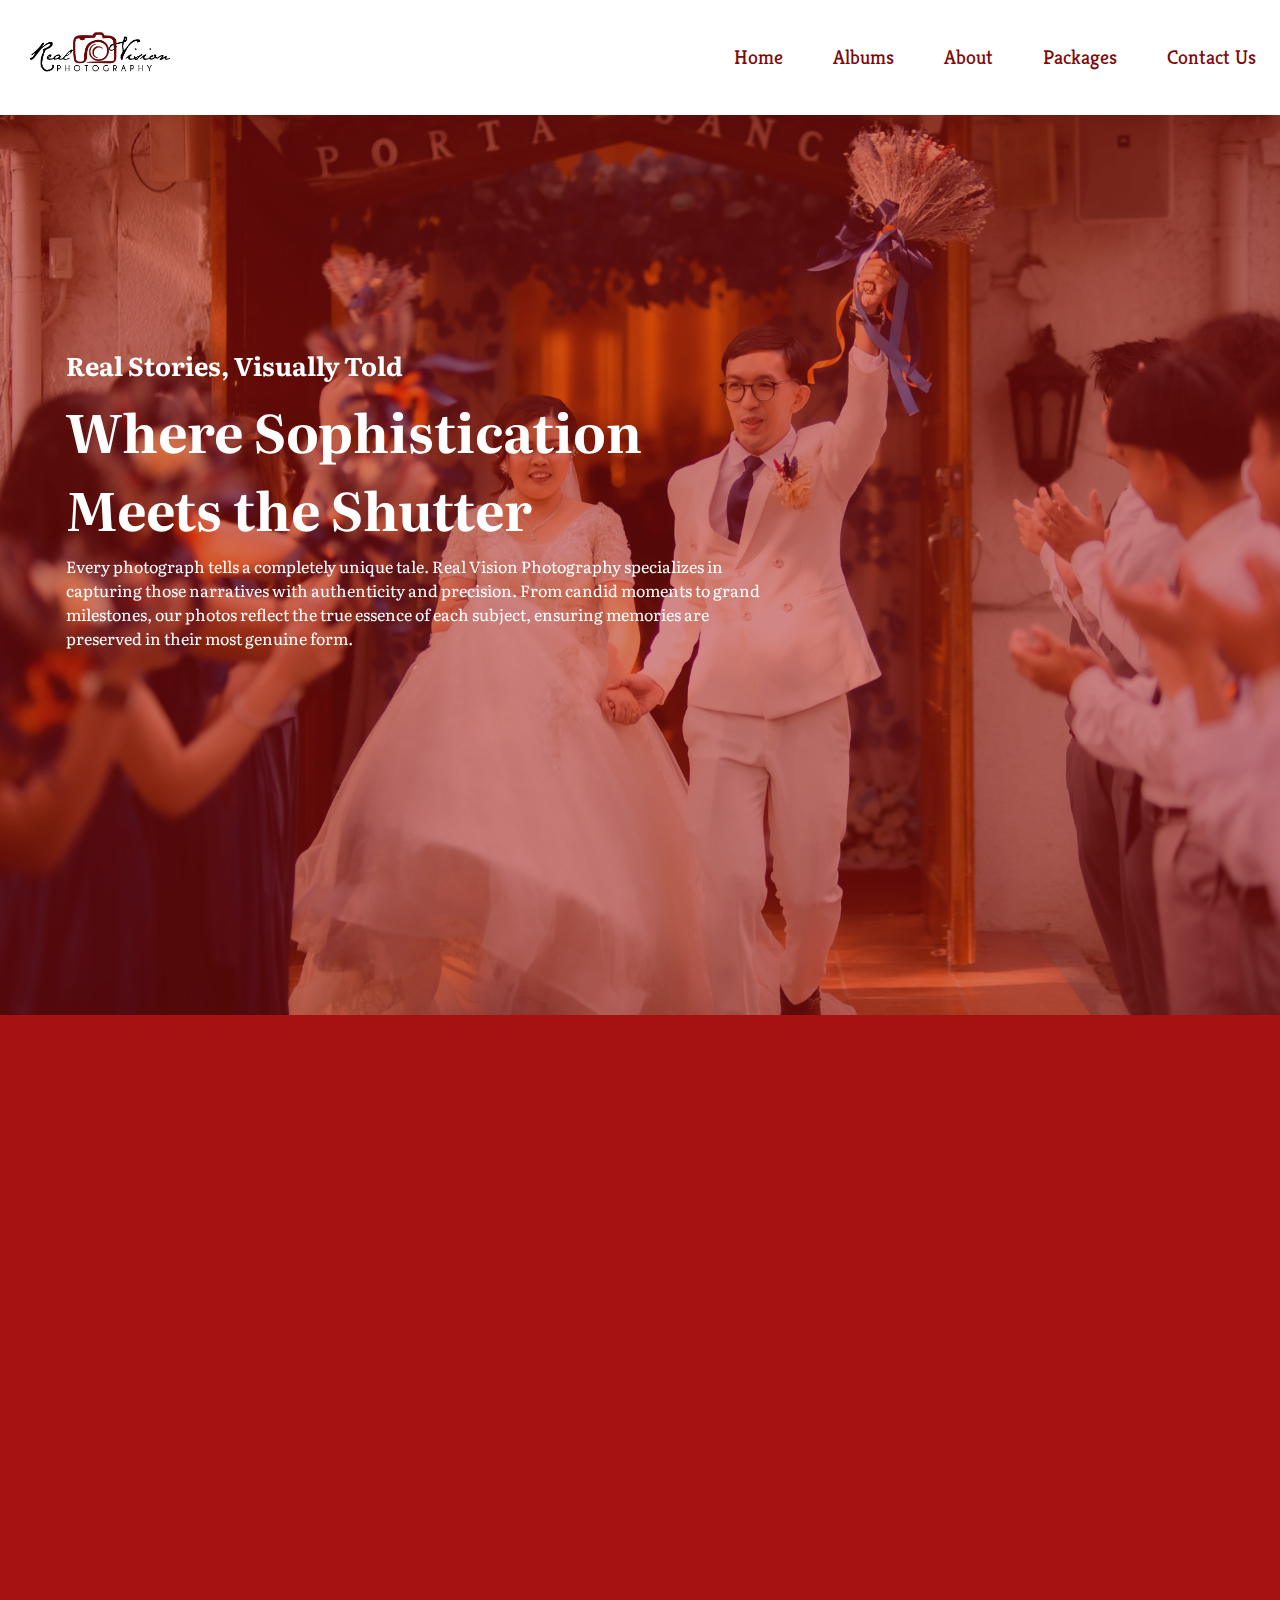
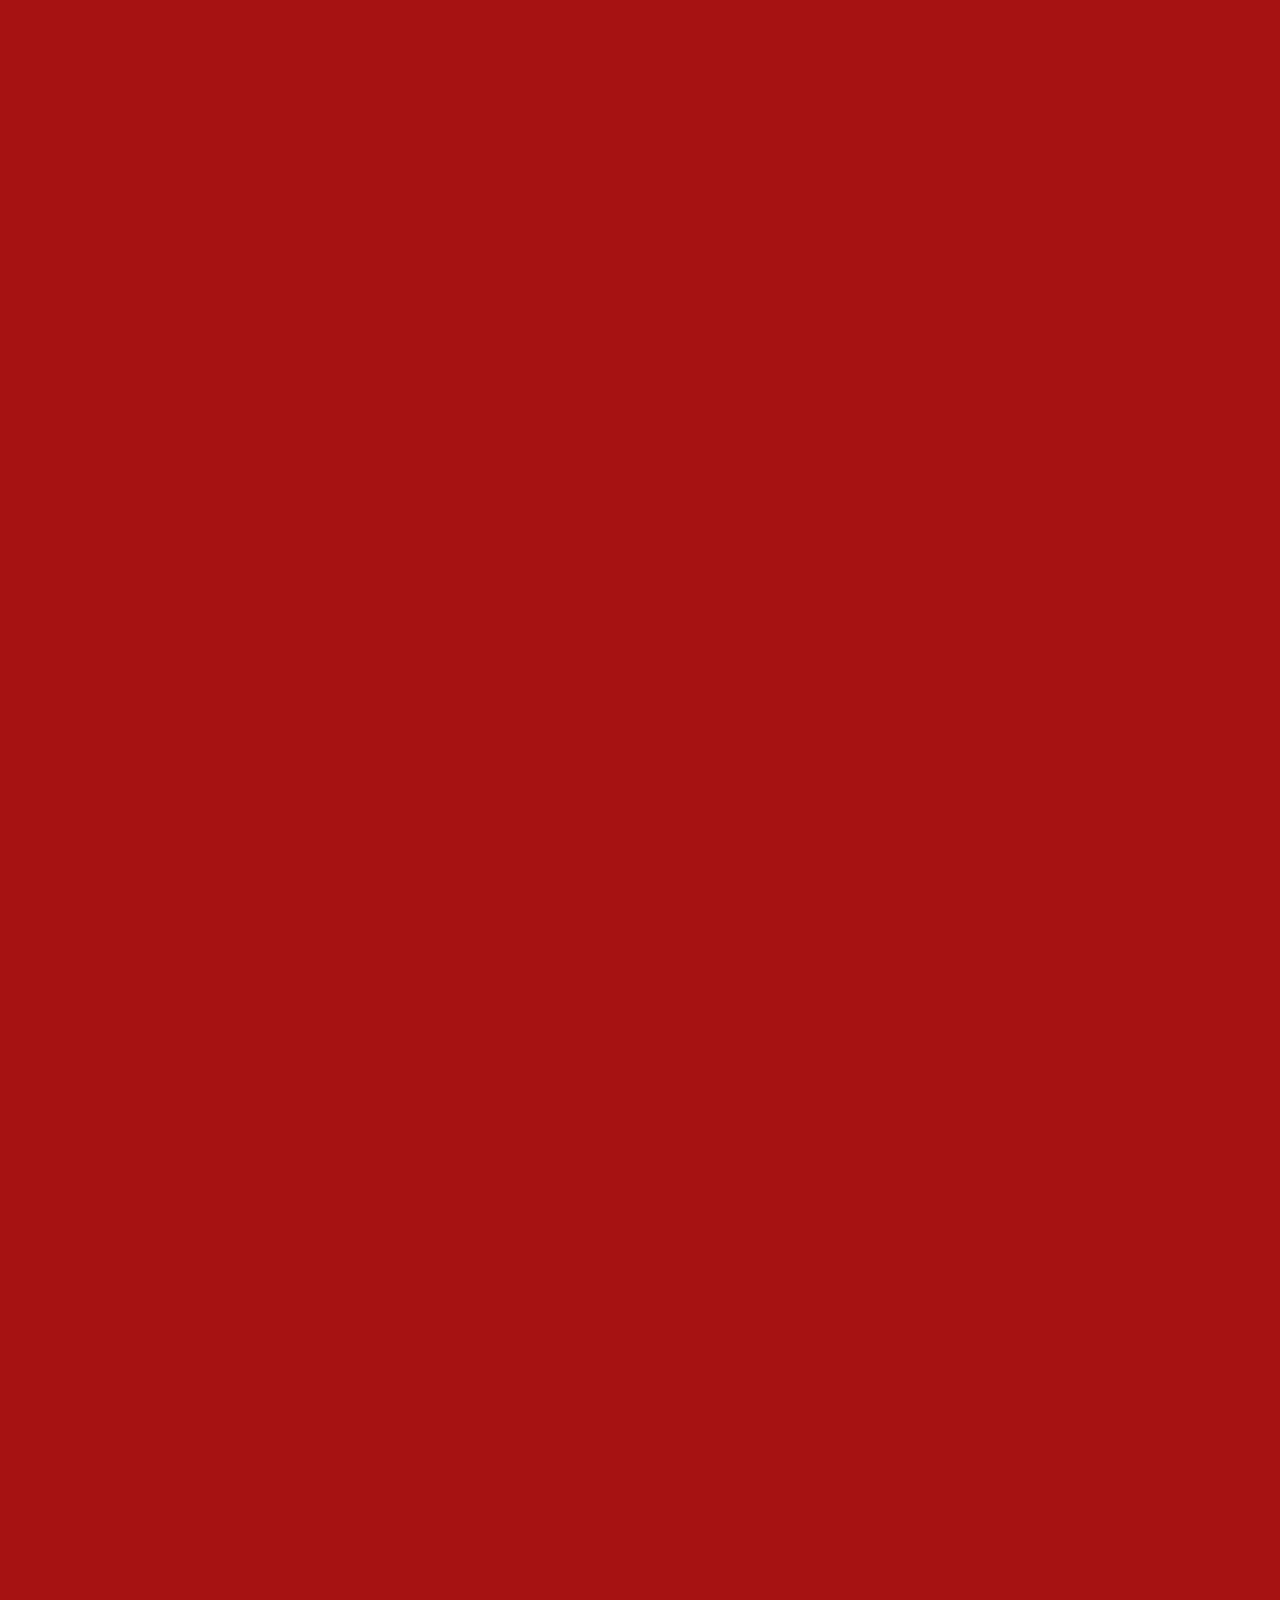
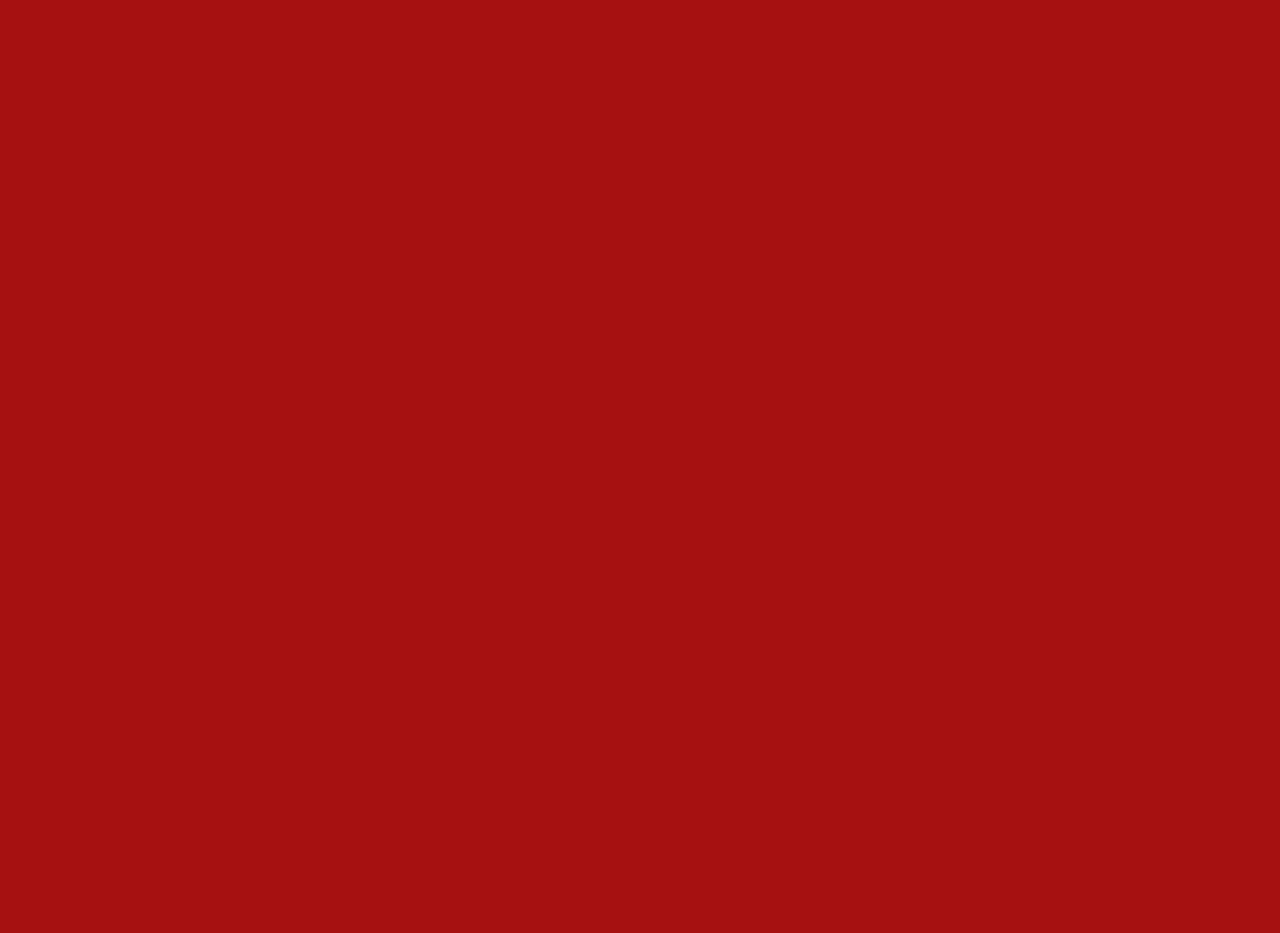
<file: index.html>
<!DOCTYPE html>
<html lang="en">
<head>
  <meta charset="UTF-8">
  <meta name="viewport" content="width=device-width, initial-scale=1.0">
  <meta name="description" content="Real Vision Photography - Capturing authentic moments and creating lasting memories">
  <title>Real Vision Photography</title>
  <link rel="stylesheet" href="style.css" type="text/css">
  <link rel="icon" type="image/jpg" href="Assets/favicon.png">
  <link rel="preconnect" href="https://fonts.googleapis.com">
  <link rel="preconnect" href="https://fonts.gstatic.com" crossorigin>
  <link href="https://fonts.googleapis.com/css2?family=Kreon:wght@300..700&family=Literata:ital,opsz,wght@0,7..72,200..900;1,7..72,200..900&family=Spectral+SC:ital,wght@0,200;0,300;0,400;0,500;0,600;0,700;0,800;1,200;1,300;1,400;1,500;1,600;1,700;1,800&display=swap" rel="stylesheet">
</head>
<body>
  <header>
    <nav class="navbar">
      <div class="logo">
        <a href="#"><img src="Assets/logo.png" alt="Real Vision Photography Logo"></a>
      </div>
      <ul class="navlist">
        <li class="navitem"><a href="index.html" class="navlink">Home</a></li>
        <li class="navitem"><a href="albums.html" class="navlink">Albums</a></li>
        <li class="navitem"><a href="about.html" class="navlink">About</a></li>
        <li class="navitem"><a href="packages.html" class="navlink">Packages</a></li>
        <li class="navitem"><a href="contact-us.html" class="navlink">Contact Us</a></li>
      </ul>
      <button class="menu-toggle" aria-label="Toggle navigation menu">
        <span class="menu-bar"></span>
        <span class="menu-bar"></span>
        <span class="menu-bar"></span>
      </button>
    </nav>
  </header>

  <main class="homepage">
    <section class="hero">
      <img src="Assets/banner 1.jpg" alt="Photography Banner" class="hero-image">
      <div class="hero-text">
        <span>Real Stories, Visually Told</span>
        <h1>Where Sophistication Meets the Shutter</h1>
        <p>
          Every photograph tells a completely unique tale. Real Vision Photography specializes in 
          capturing those narratives with authenticity and precision. From candid moments to 
          grand milestones, our photos reflect the true essence of each subject, ensuring memories 
          are preserved in their most genuine form.
        </p>
      </div>
    </section>

    <section class="about-section">
      <div class="about-images">
        <div class="collage">
          <img src="Assets/collage.png" alt="Photography collage of couples and weddings">
        </div>
      </div>
      <div class="about-content">
        <p class="tagline">Explore More About Us!</p>
        <h1>Your Vision, Our Focus.</h1>
        <p class="description">
          At Real Vision Photography, we trust every second holds a completely unique tale ready to be told. 
          Specializing in capturing the real essence of life's milestones, we transform fleeting moments 
          into undying visual narratives.
        </p>
        <p class="description">
          Our team comprises passionate experts dedicated to maintaining the authenticity of every moment. 
          Focusing on weddings, activities, and portraits, we blend technical expertise with artistic vision to 
          create images that resonate. Every photo we produce is a testament to our dedication to excellence 
          and our clients' unique stories.
        </p>
      </div>
    </section>

    <section class="capture">
      <img src="Assets/shot3.jpg" alt="Photography Banner" class="capture-image">
      <div class="gallery">
        <div class="gallery__image">
          <img src="Assets/shot1.jpg" alt="Gallery Image 1">
        </div>
        <div class="gallery__image">
          <img src="Assets/shot2.jpg" alt="Gallery Image 2">
        </div>
        <div class="gallery__image">
          <img src="Assets/shot4.jpg" alt="Gallery Image 3">
        </div>
        <div class="gallery__image">
          <img src="Assets/shot5.jpg" alt="Gallery Image 4">
        </div>
        <div class="gallery__image">
          <img src="Assets/shot6.jpg" alt="Gallery Image 5">
        </div>
        <div class="gallery__image">
          <img src="Assets/shot7.jpg" alt="Gallery Image 6">
        </div>
      </div>
      <div class="capture-text">
        <span class="s-box">WHAT WE CAPTURE</span>
        <p class="p-box">At Real Vision Photography, we offer more than just a service. We pour our hearts into every photo we take, treating each booking as if it were our own special celebration. From start to finish, we walk hand in hand with our clients to make sure every detail is captured with care. You can trust us to deliver the kind of experience and results you truly deserve.</p>
        <a href="albums.html" class="capture-btn">SEE OUR ALBUMS</a>
      </div>
    </section>
    
    <section class="engage">
      <div class="engage-box1">
        <div class="video-portfolio-text">
          <h2>VIDEO PORTFOLIO</h2>
          <p>Enhance your presence with our captivating videos. Designed to engage and inspire, each video showcases our commitment to storytelling and visual excellence. Share them across your platforms to connect with your audience and amplify your message.</p>
          <a href="albums.html" class="video-portfolio-btn">VIEW VIDEO ALBUM</a>
        </div>
      </div>
      <div class="engage-box2">
        <div class="engage-info">
          <div class="why-book-us">
            <h2>WHY BOOK US?</h2>
            <p>
            We're committed to capturing the moments that matter most, creating timeless memories that you'll cherish forever.
            </p>
          <a href="contact-us.html" class="book-btn">BOOK US NOW</a>
        </div>
        <div class="send-message">
          <h2>SEND US MESSAGE</h2>
          <p>
            Your story deserves to be beautifully captured and let us be part of it!
          </p>
          <a href="contact-us.html" class="contact-btn">CONTACT US</a>
        </div>
      </div>
      </div>
      <div class="experience-card">
        <h2>EXPERIENCE</h2>
        <blockquote>
          “The picture that you<br>
          took with your<br>
          camera is the<br>
          imagination you want<br>
          to create with reality.”<br>
          <span>- Scott Lorenzo</span>
        </blockquote>
        <p>Our goal is to craft experiences that are truly unforgettable.</p>
        <a href="about.html" class="find-out-more">FIND OUT MORE</a>
      </div>
    </section>

    <section class="slider">
      <div class="slide-track">
        <div class="slide">
          <img src="Partnerships/SHOTBYAPENG.png" height="100" width="250" alt="" />
        </div>
        <div class="slide">
          <img src="Partnerships/K&A.png" height="100" width="250" alt="" />
        </div>
        <div class="slide">
          <img src="Partnerships/PXL.png" height="100" width="250" alt="" />
        </div>
        <div class="slide">
          <img src="Partnerships/NESCEL.png" height="100" width="250" alt="" />
        </div>
        <div class="slide">
          <img src="Partnerships/Z&L.png" height="100" width="250" alt="" />
        </div>
        <div class="slide">
          <img src="Partnerships/JA.png" height="100" width="250" alt="" />
        </div>
        <div class="slide">
          <img src="Partnerships/EMC.png" height="100" width="250" alt="" />
        </div>
        <div class="slide">
          <img src="Partnerships/SHOTBYAPENG.png" height="100" width="250" alt="" />
        </div>
        <div class="slide">
          <img src="Partnerships/K&A.png" height="100" width="250" alt="" />
        </div>
        <div class="slide">
          <img src="Partnerships/PXL.png" height="100" width="250" alt="" />
        </div>
        <div class="slide">
          <img src="Partnerships/NESCEL.png" height="100" width="250" alt="" />
        </div>
        <div class="slide">
          <img src="Partnerships/Z&L.png" height="100" width="250" alt="" />
        </div>
        <div class="slide">
          <img src="Partnerships/JA.png" height="100" width="250" alt="" />
        </div>
        <div class="slide">
          <img src="Partnerships/EMC.png" height="100" width="250" alt="" />
        </div>
      </div>
    </section>
  </main>

  <footer class="main-footer">
    <div class="footer-location">VALENZUELA BASED EVENT PHOTOGRAPHER</div>
    <div class="footer-copyright">© 2025 Real Vision Photography | <a class="terms-privacy" href="terms.html">Terms</a> | <a class="terms-privacy" href="privacy.html">Privacy Policy</a></div>
  </footer>

  <script src="nav.js"></script>
  <script src="script.js"></script>
  <script src="loading-overlay.js"></script>
</body>
</html>
</file>
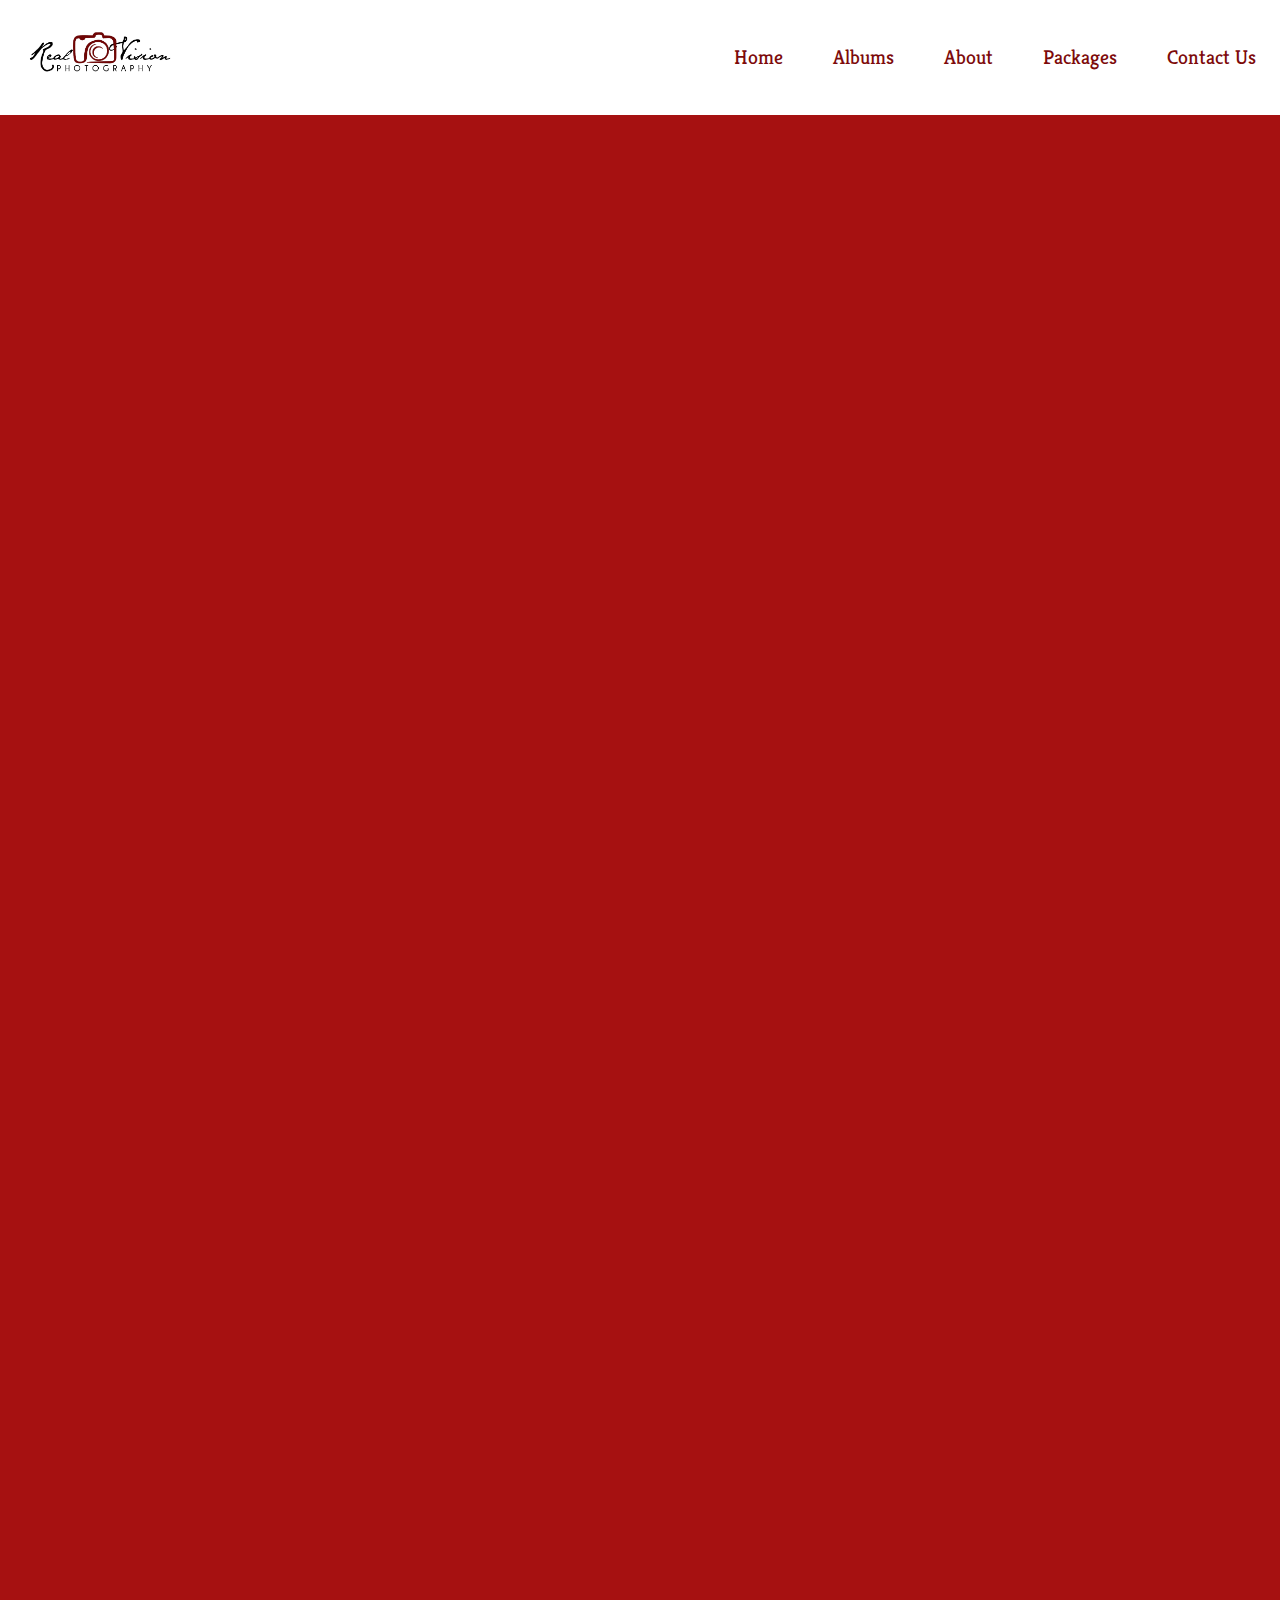
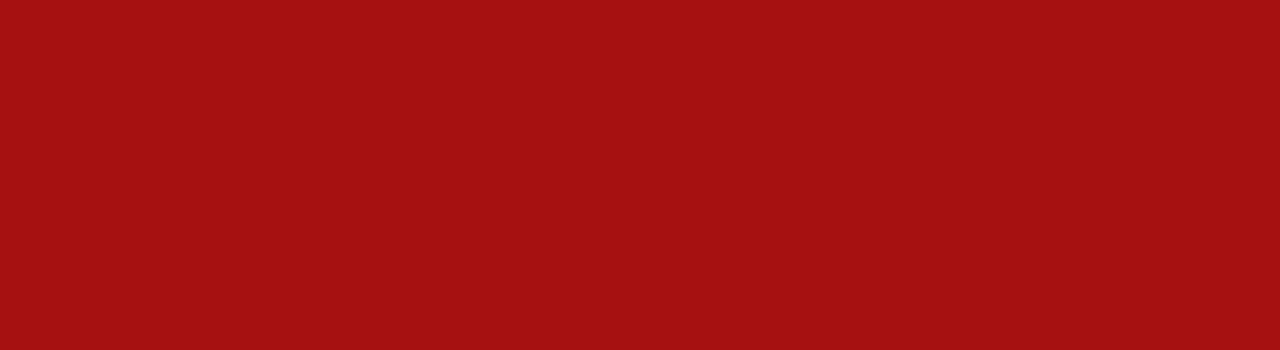
<file: contact-us.html>
<!DOCTYPE html>
<html lang="en">
<head>
  <meta charset="UTF-8">
  <meta name="viewport" content="width=device-width, initial-scale=1.0">
  <meta name="description" content="Real Vision Photography - Capturing authentic moments and creating lasting memories">
  <title>Real Vision Photography</title>
  <link rel="stylesheet" href="styles-contact us.css" type="text/css">
  <link rel="icon" type="image/jpg" href="Assets/favicon.png">
  <link rel="preconnect" href="https://fonts.googleapis.com">
  <link rel="preconnect" href="https://fonts.gstatic.com" crossorigin>
  <link href="https://fonts.googleapis.com/css2?family=Kreon:wght@300..700&family=Literata:ital,opsz,wght@0,7..72,200..900;1,7..72,200..900&family=Spectral+SC:ital,wght@0,200;0,300;0,400;0,500;0,600;0,700;0,800;1,200;1,300;1,400;1,500;1,600;1,700;1,800&display=swap" rel="stylesheet">
</head>
<body>
  <header>
    <nav class="navbar">
      <div class="logo">
        <a href="#"><img src="Assets/logo.png" alt="Real Vision Photography Logo"></a>
      </div>
      <ul class="navlist">
        <li class="navitem"><a href="index.html" class="navlink">Home</a></li>
        <li class="navitem"><a href="albums.html" class="navlink">Albums</a></li>
        <li class="navitem"><a href="about.html" class="navlink">About</a></li>
        <li class="navitem"><a href="packages.html" class="navlink">Packages</a></li>
        <li class="navitem"><a href="contact-us.html" class="navlink">Contact Us</a></li>
      </ul>
      <button class="menu-toggle" aria-label="Toggle navigation menu">
        <span class="menu-bar"></span>
        <span class="menu-bar"></span>
        <span class="menu-bar"></span>
      </button>
    </nav>
  </header>
  <main>
    <section class="albums-banner fade-in-element">
      <img src="Assets/shot10.jpg" alt="About Us Banner" class="albums-banner-bg">
      <div class="albums-banner-content fade-in-element">
        <h1>Contact Us</h1>
        <p>We'd Love to Hear From You</p>
      </div>
    </section>
  </main>
  <section class="contact-section fade-in-element">
    <div class="contact-form-container">
      <h1>Email Us</h1>
      <form class="contact-form" action="https://formspree.io/f/myzwvejq" method="POST">
        <input type="text" name="Name" placeholder="Name" required>
        <input type="email" name="Email" placeholder="Email Address" required>
        <input type="text" name="Contact Number" placeholder="Contact Number" required>
        <select name="Package" required>
          <option value="" disabled selected>Package</option>
          <option value="Basic">Basic Package</option>
          <option value="Standard">Standard Package</option>
          <option value="Promo">Promo Package</option>
          <option value="Premium">Premium Package</option>
          <option value="Elite">Elite Package</option>
        </select>
        <select name="Subject" required>
          <option value="" disabled selected>Subject</option>
          <option value="Wedding">Wedding</option>
          <option value="Debut">Debut</option>
          <option value="Kiddie">Kiddie</option>
          <option value="Other">Other</option>
        </select>
        <input type="text" name="Tentative Date of Event" placeholder="Tentative Date of Event">
        <input type="text" name="Location" placeholder="Location">
        <textarea name="Message" placeholder="Message" rows="4" required></textarea>
        <button type="submit" class="submit-btn">SUBMIT</button>
      </form>
    </div>
    <div class="contact-info-container">
      <h2>Contact Info</h2>
      <p>Marulas, Valenzuela City<br>Manila, Philippines</p>
      <p>realvisionph@gmail.com<br>+63-939-128-2509</p>
      <h2>Available Hours</h2>
      <p>Monday – Sunday: 7 AM – 8 PM</p>
    </div>
  </section>
  
  <section class="slider fade-in-element">
    <div class="slide-track">
      <div class="slide">
        <img src="Partnerships/SHOTBYAPENG.png" height="100" width="250" alt="" />
      </div>
      <div class="slide">
        <img src="Partnerships/K&A.png" height="100" width="250" alt="" />
      </div>
      <div class="slide">
        <img src="Partnerships/PXL.png" height="100" width="250" alt="" />
      </div>
      <div class="slide">
        <img src="Partnerships/NESCEL.png" height="100" width="250" alt="" />
      </div>
      <div class="slide">
        <img src="Partnerships/Z&L.png" height="100" width="250" alt="" />
      </div>
      <div class="slide">
        <img src="Partnerships/JA.png" height="100" width="250" alt="" />
      </div>
      <div class="slide">
        <img src="Partnerships/EMC.png" height="100" width="250" alt="" />
      </div>
      <div class="slide">
        <img src="Partnerships/SHOTBYAPENG.png" height="100" width="250" alt="" />
      </div>
      <div class="slide">
        <img src="Partnerships/K&A.png" height="100" width="250" alt="" />
      </div>
      <div class="slide">
        <img src="Partnerships/PXL.png" height="100" width="250" alt="" />
      </div>
      <div class="slide">
        <img src="Partnerships/NESCEL.png" height="100" width="250" alt="" />
      </div>
      <div class="slide">
        <img src="Partnerships/Z&L.png" height="100" width="250" alt="" />
      </div>
      <div class="slide">
        <img src="Partnerships/JA.png" height="100" width="250" alt="" />
      </div>
      <div class="slide">
        <img src="Partnerships/EMC.png" height="100" width="250" alt="" />
      </div>
    </div>
  </section>

  <footer class="main-footer fade-in-element">
    <div class="footer-location">VALENZUELA BASED EVENT PHOTOGRAPHER</div>
    <div class="footer-copyright">© 2025 Real Vision Photography | <a class="terms-privacy" href="terms.html">Terms</a> | <a class="terms-privacy" href="privacy.html">Privacy Policy</a></div>
  </footer>
  
  <div class="loading-overlay"><div class="loading-spinner"></div></div>
  <script src="loading-overlay.js"></script>
  <script src="nav.js"></script>
  <script src="script.js"></script>
</body>
</html>
</file>
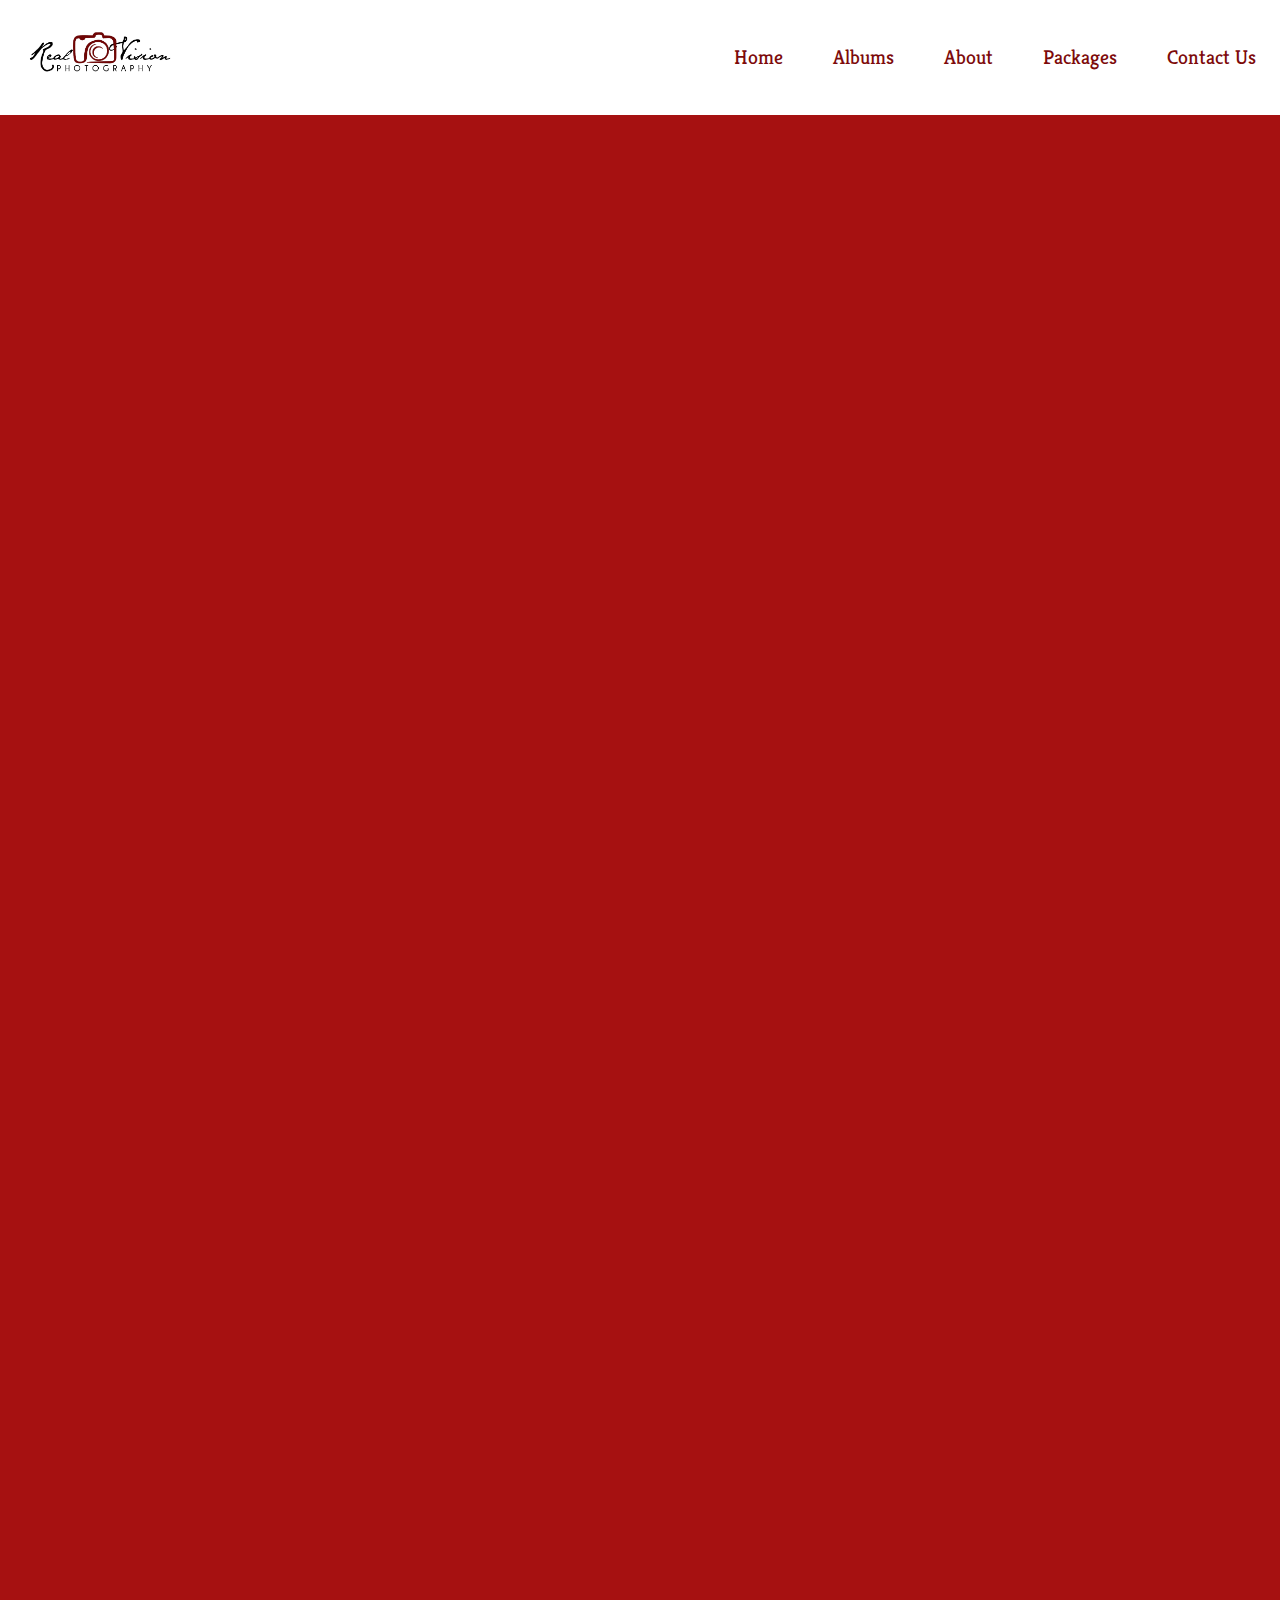
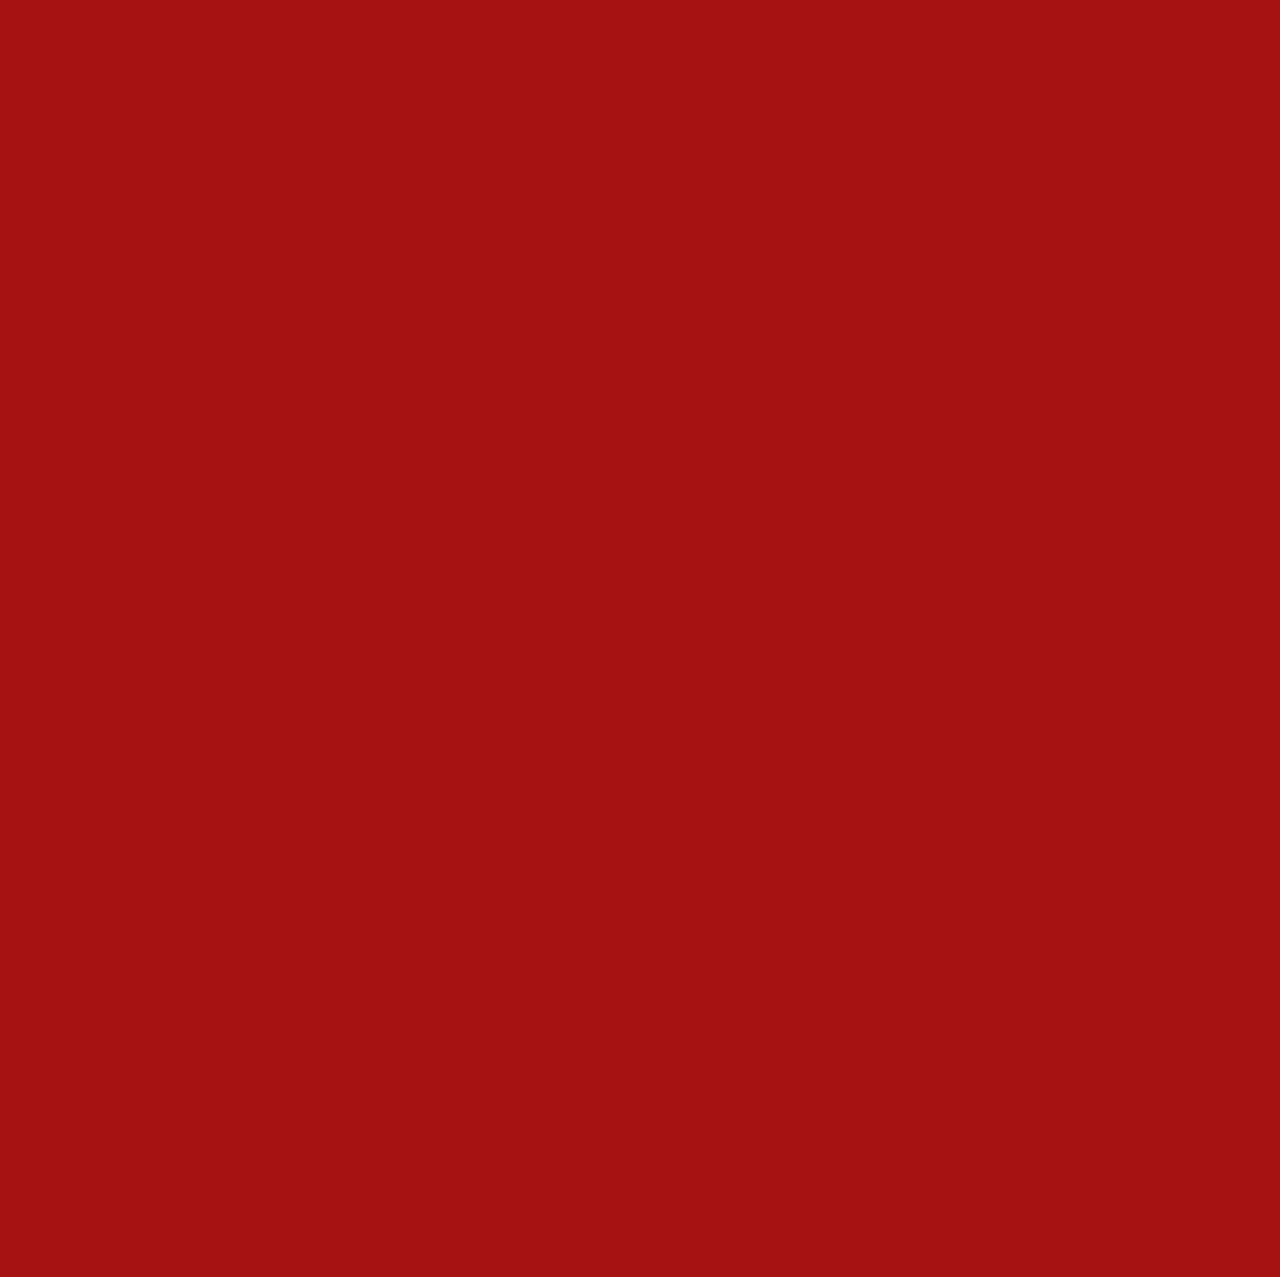
<file: packages.html>
<!DOCTYPE html>
<html lang="en">
<head>
  <meta charset="UTF-8">
  <meta name="viewport" content="width=device-width, initial-scale=1.0">
  <meta name="description" content="Real Vision Photography - Capturing authentic moments and creating lasting memories">
  <title>Real Vision Photography</title>
  <link rel="stylesheet" href="styles-packages.css" type="text/css">
  <link rel="icon" type="image/jpg" href="Assets/favicon.png">
  <link rel="preconnect" href="https://fonts.googleapis.com">
  <link rel="preconnect" href="https://fonts.gstatic.com" crossorigin>
  <link href="https://fonts.googleapis.com/css2?family=Kreon:wght@300..700&family=Literata:ital,opsz,wght@0,7..72,200..900;1,7..72,200..900&family=Spectral+SC:ital,wght@0,200;0,300;0,400;0,500;0,600;0,700;0,800;1,200;1,300;1,400;1,500;1,600;1,700;1,800&display=swap" rel="stylesheet">
</head>
<body>
  <header>
    <nav class="navbar">
      <div class="logo">
        <a href="#"><img src="Assets/logo.png" alt="Real Vision Photography Logo"></a>
      </div>
      <ul class="navlist">
        <li class="navitem"><a href="index.html" class="navlink">Home</a></li>
        <li class="navitem"><a href="albums.html" class="navlink">Albums</a></li>
        <li class="navitem"><a href="about.html" class="navlink">About</a></li>
        <li class="navitem"><a href="packages.html" class="navlink">Packages</a></li>
        <li class="navitem"><a href="contact-us.html" class="navlink">Contact Us</a></li>
      </ul>
      <button class="menu-toggle" aria-label="Toggle navigation menu">
        <span class="menu-bar"></span>
        <span class="menu-bar"></span>
        <span class="menu-bar"></span>
      </button>
    </nav>
  </header>
  <main>
    <section class="albums-banner fade-in-element">
      <img src="Assets/shot11.jpg" alt="About Us Banner" class="albums-banner-bg">
      <div class="albums-banner-content fade-in-element">
        <h1>Packages</h1>
        <p>Services we offer!</p>
      </div>
    </section>
    
    <section class="exact-packages-section">
      <div class="exact-package-row">
        <div class="exact-package-text">
          <h2>BASIC PACKAGE</h2>
          <ul>
            <li>Photo Coverage</li>
            <li>Video Highlights/Coverage</li>
          </ul>
          <div class="exact-package-price">₱8000</div>
        </div>
        <div class="exact-package-image">
          <img src="Assets/shot12.jpg" alt="Package 1" />
        </div>
      </div>
      <hr class="package-divider" />
      <div class="exact-package-row reverse">
        <div class="exact-package-image">
          <img src="Assets/shot14.jpg" alt="Package 2" />
        </div>
        <div class="exact-package-text">
          <h2>Standard Package</h2>
          <ul>
            <li>Pre-Wedding Photoshoot</li>
            <li>Photo Coverage</li>
            <li>Video Highlights</li>
            <li>AVP of Pre-Wed Photos</li>
            <li>Free Use of Project/White Screen</li>
          </ul>
          <div class="exact-package-price">₱12000</div>
        </div>
      </div>
      <hr class="package-divider" />
      <div class="exact-package-row">
        <div class="exact-package-text">
          <h2>Promo Package</h2>
          <ul>
            <li>Photo Coverage</li>
            <li>Same Day Edit</li>
          </ul>
          <div class="exact-package-price">₱15000</div>
        </div>
        <div class="exact-package-image">
          <img src="Assets/shot15.jpg" alt="Package 3" />
        </div>
      </div>
      <hr class="package-divider" />
      <div class="exact-package-row reverse">
        <div class="exact-package-image">
          <img src="Assets/shot16.jpg" alt="Package 4" />
        </div>
        <div class="exact-package-text">
          <h2>Premium Package</h2>
          <ul>
            <li>Pre-Event Photoshoot</li>
            <li>Save the Date</li>
            <li>Photo Coverage</li>
            <li>Video Highlights/Coverage</li>
            <li>AVP of the Photoshoot</li>
            <li>Free Use of Project/White Screen</li>
          </ul>
          <div class="exact-package-price">₱18000</div>
        </div>
      </div>
      <hr class="package-divider" />
      <div class="exact-package-row">
        <div class="exact-package-text">
          <h2>Elite Package</h2>
          <ul>
            <li>Pre-Event Photoshoot</li>
            <li>Save the Date</li>
            <li>Photo Coverage</li>
            <li>Same Day Edit</li>
            <li>20 Pages of Album</li>
            <li>Entrace Gallery</li>
            <li>Aerial Shots</li>
            <li>AVP of the Photoshoot</li>
            <li>Free Use of Project/White Screen</li>
          </ul>
          <div class="exact-package-price">₱29000</div>
        </div>
        <div class="exact-package-image">
          <img src="Assets/shot13.jpg" alt="Package 5" />
        </div>
      </div>
    </section>
    
    <section class="slider">
      <div class="slide-track">
        <div class="slide">
          <img src="Partnerships/SHOTBYAPENG.png" height="100" width="250" alt="" />
        </div>
        <div class="slide">
          <img src="Partnerships/K&A.png" height="100" width="250" alt="" />
        </div>
        <div class="slide">
          <img src="Partnerships/PXL.png" height="100" width="250" alt="" />
        </div>
        <div class="slide">
          <img src="Partnerships/NESCEL.png" height="100" width="250" alt="" />
        </div>
        <div class="slide">
          <img src="Partnerships/Z&L.png" height="100" width="250" alt="" />
        </div>
        <div class="slide">
          <img src="Partnerships/JA.png" height="100" width="250" alt="" />
        </div>
        <div class="slide">
          <img src="Partnerships/EMC.png" height="100" width="250" alt="" />
        </div>
        <div class="slide">
          <img src="Partnerships/SHOTBYAPENG.png" height="100" width="250" alt="" />
        </div>
        <div class="slide">
          <img src="Partnerships/K&A.png" height="100" width="250" alt="" />
        </div>
        <div class="slide">
          <img src="Partnerships/PXL.png" height="100" width="250" alt="" />
        </div>
        <div class="slide">
          <img src="Partnerships/NESCEL.png" height="100" width="250" alt="" />
        </div>
        <div class="slide">
          <img src="Partnerships/Z&L.png" height="100" width="250" alt="" />
        </div>
        <div class="slide">
          <img src="Partnerships/JA.png" height="100" width="250" alt="" />
        </div>
        <div class="slide">
          <img src="Partnerships/EMC.png" height="100" width="250" alt="" />
        </div>
      </div>
    </section>
  </main>
  <footer class="main-footer">
    <div class="footer-location">VALENZUELA BASED EVENT PHOTOGRAPHER</div>
    <div class="footer-copyright">© 2025 Real Vision Photography | <a class="terms-privacy" href="terms.html">Terms</a> | <a class="terms-privacy" href="privacy.html">Privacy Policy</a></div>
  </footer>
  
  <script src="loading-overlay.js"></script>
  <script src="nav.js"></script>
  <script src="script.js"></script>
</body>
</html>
</file>
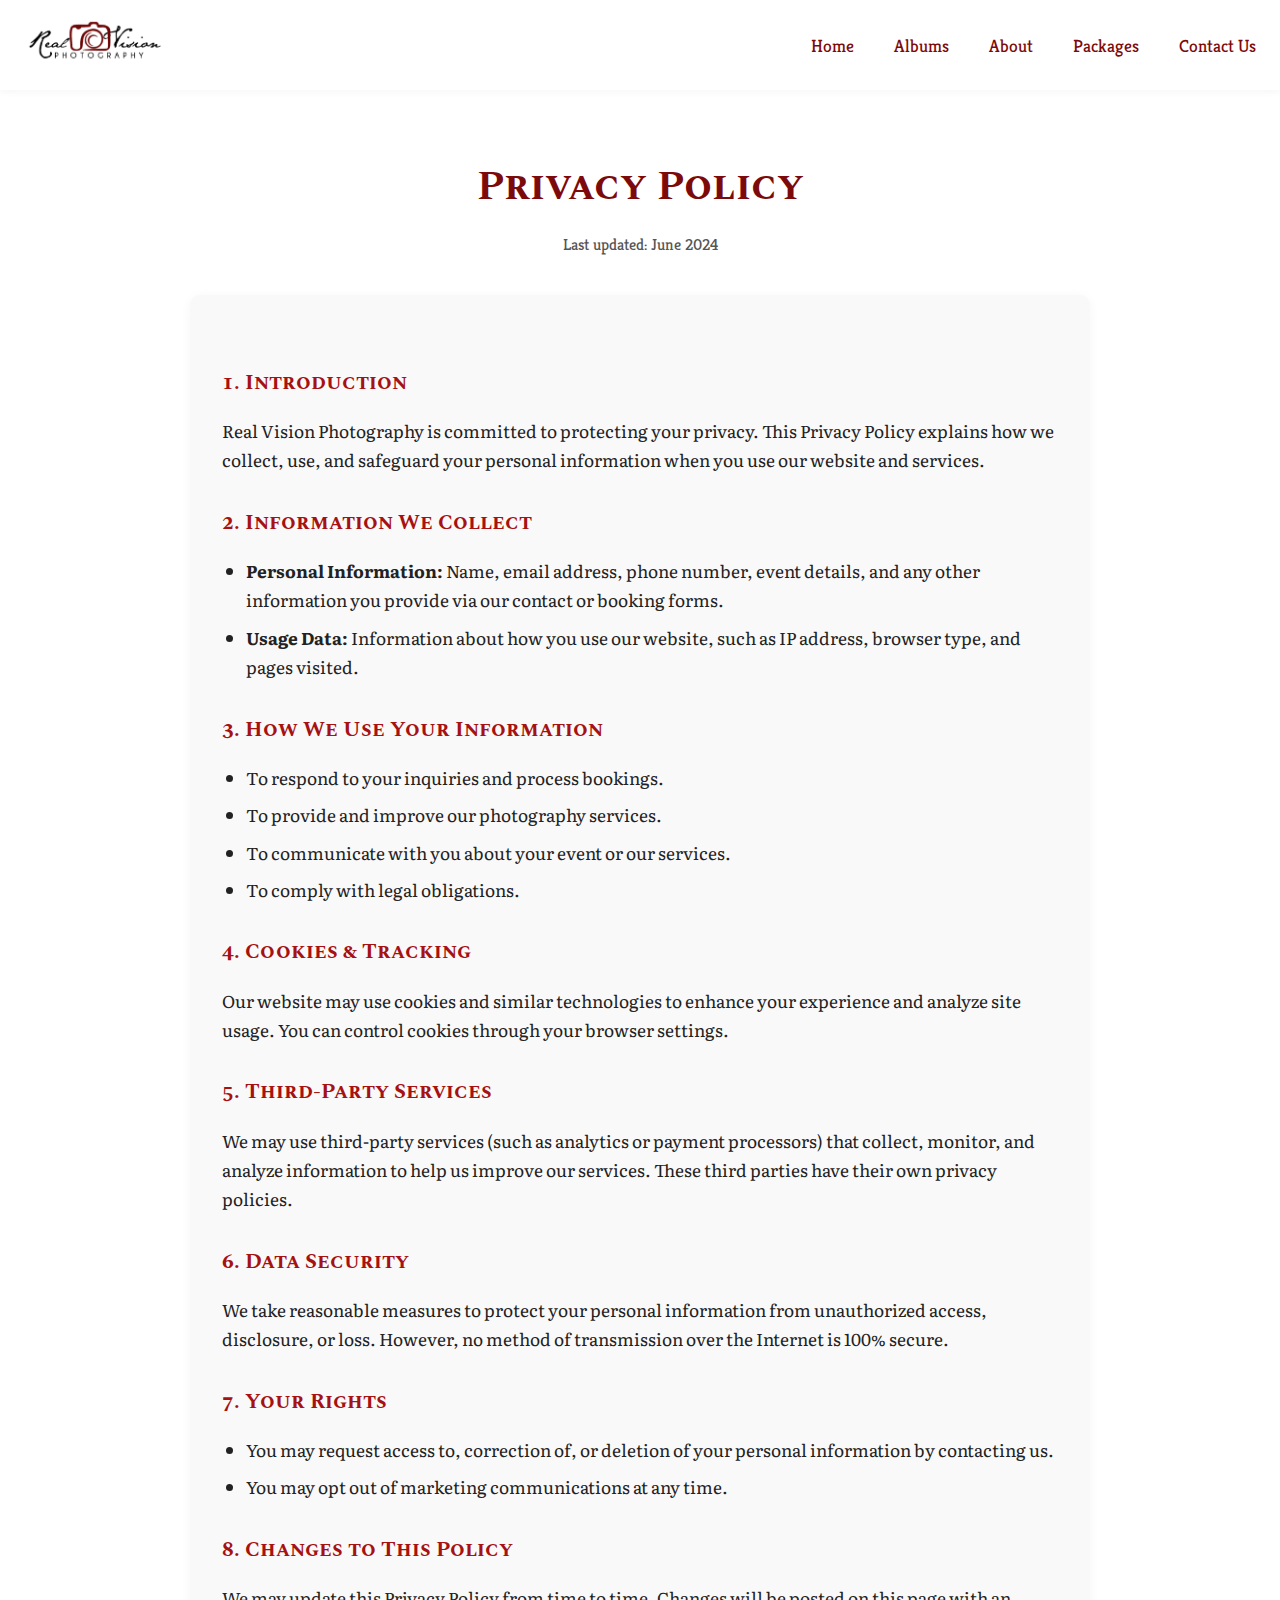
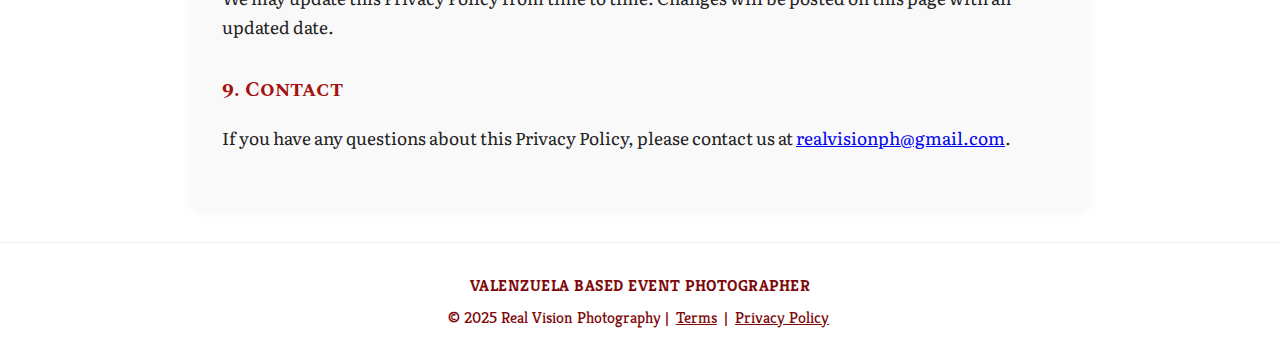
<file: privacy.html>
<!DOCTYPE html>
<html lang="en">
<head>
  <meta charset="UTF-8">
  <meta name="viewport" content="width=device-width, initial-scale=1.0">
  <meta name="description" content="Privacy Policy - Real Vision Photography">
  <title>Privacy Policy | Real Vision Photography</title>
  <link rel="stylesheet" href="styles-terms.css" type="text/css">
  <link rel="icon" type="image/jpg" href="Assets/favicon.png">
  <link rel="preconnect" href="https://fonts.googleapis.com">
  <link rel="preconnect" href="https://fonts.gstatic.com" crossorigin>
  <link href="https://fonts.googleapis.com/css2?family=Kreon:wght@300..700&family=Literata:ital,opsz,wght@0,7..72,200..900;1,7..72,200..900&family=Spectral+SC:ital,wght@0,200;0,300;0,400;0,500;0,600;0,700;0,800;1,200;1,300;1,400;1,500;1,600;1,700;1,800&display=swap" rel="stylesheet">
</head>
<body>
  <header>
    <nav class="navbar">
      <div class="logo">
        <a href="index.html"><img src="Assets/logo.png" alt="Real Vision Photography Logo"></a>
      </div>
      <ul class="navlist">
        <li class="navitem"><a href="index.html" class="navlink">Home</a></li>
        <li class="navitem"><a href="albums.html" class="navlink">Albums</a></li>
        <li class="navitem"><a href="about.html" class="navlink">About</a></li>
        <li class="navitem"><a href="packages.html" class="navlink">Packages</a></li>
        <li class="navitem"><a href="contactus.html" class="navlink">Contact Us</a></li>
      </ul>
    </nav>
  </header>
  <main>
    <section class="terms-banner">
      <h1>Privacy Policy</h1>
      <p>Last updated: June 2024</p>
    </section>
    <section class="terms-content">
      <h2>1. Introduction</h2>
      <p>Real Vision Photography is committed to protecting your privacy. This Privacy Policy explains how we collect, use, and safeguard your personal information when you use our website and services.</p>
      <h2>2. Information We Collect</h2>
      <ul>
        <li><strong>Personal Information:</strong> Name, email address, phone number, event details, and any other information you provide via our contact or booking forms.</li>
        <li><strong>Usage Data:</strong> Information about how you use our website, such as IP address, browser type, and pages visited.</li>
      </ul>
      <h2>3. How We Use Your Information</h2>
      <ul>
        <li>To respond to your inquiries and process bookings.</li>
        <li>To provide and improve our photography services.</li>
        <li>To communicate with you about your event or our services.</li>
        <li>To comply with legal obligations.</li>
      </ul>
      <h2>4. Cookies & Tracking</h2>
      <p>Our website may use cookies and similar technologies to enhance your experience and analyze site usage. You can control cookies through your browser settings.</p>
      <h2>5. Third-Party Services</h2>
      <p>We may use third-party services (such as analytics or payment processors) that collect, monitor, and analyze information to help us improve our services. These third parties have their own privacy policies.</p>
      <h2>6. Data Security</h2>
      <p>We take reasonable measures to protect your personal information from unauthorized access, disclosure, or loss. However, no method of transmission over the Internet is 100% secure.</p>
      <h2>7. Your Rights</h2>
      <ul>
        <li>You may request access to, correction of, or deletion of your personal information by contacting us.</li>
        <li>You may opt out of marketing communications at any time.</li>
      </ul>
      <h2>8. Changes to This Policy</h2>
      <p>We may update this Privacy Policy from time to time. Changes will be posted on this page with an updated date.</p>
      <h2>9. Contact</h2>
      <p>If you have any questions about this Privacy Policy, please contact us at <a href="mailto:realvisionph@gmail.com">realvisionph@gmail.com</a>.</p>
    </section>
  </main>
  <footer class="main-footer">
    <div class="footer-location">VALENZUELA BASED EVENT PHOTOGRAPHER</div>
    <div class="footer-copyright">© 2025 Real Vision Photography | <a class="terms-privacy" href="terms.html">Terms</a> | <a class="terms-privacy" href="privacy.html">Privacy Policy</a></div>
  </footer>
</body>
</html>
</file>
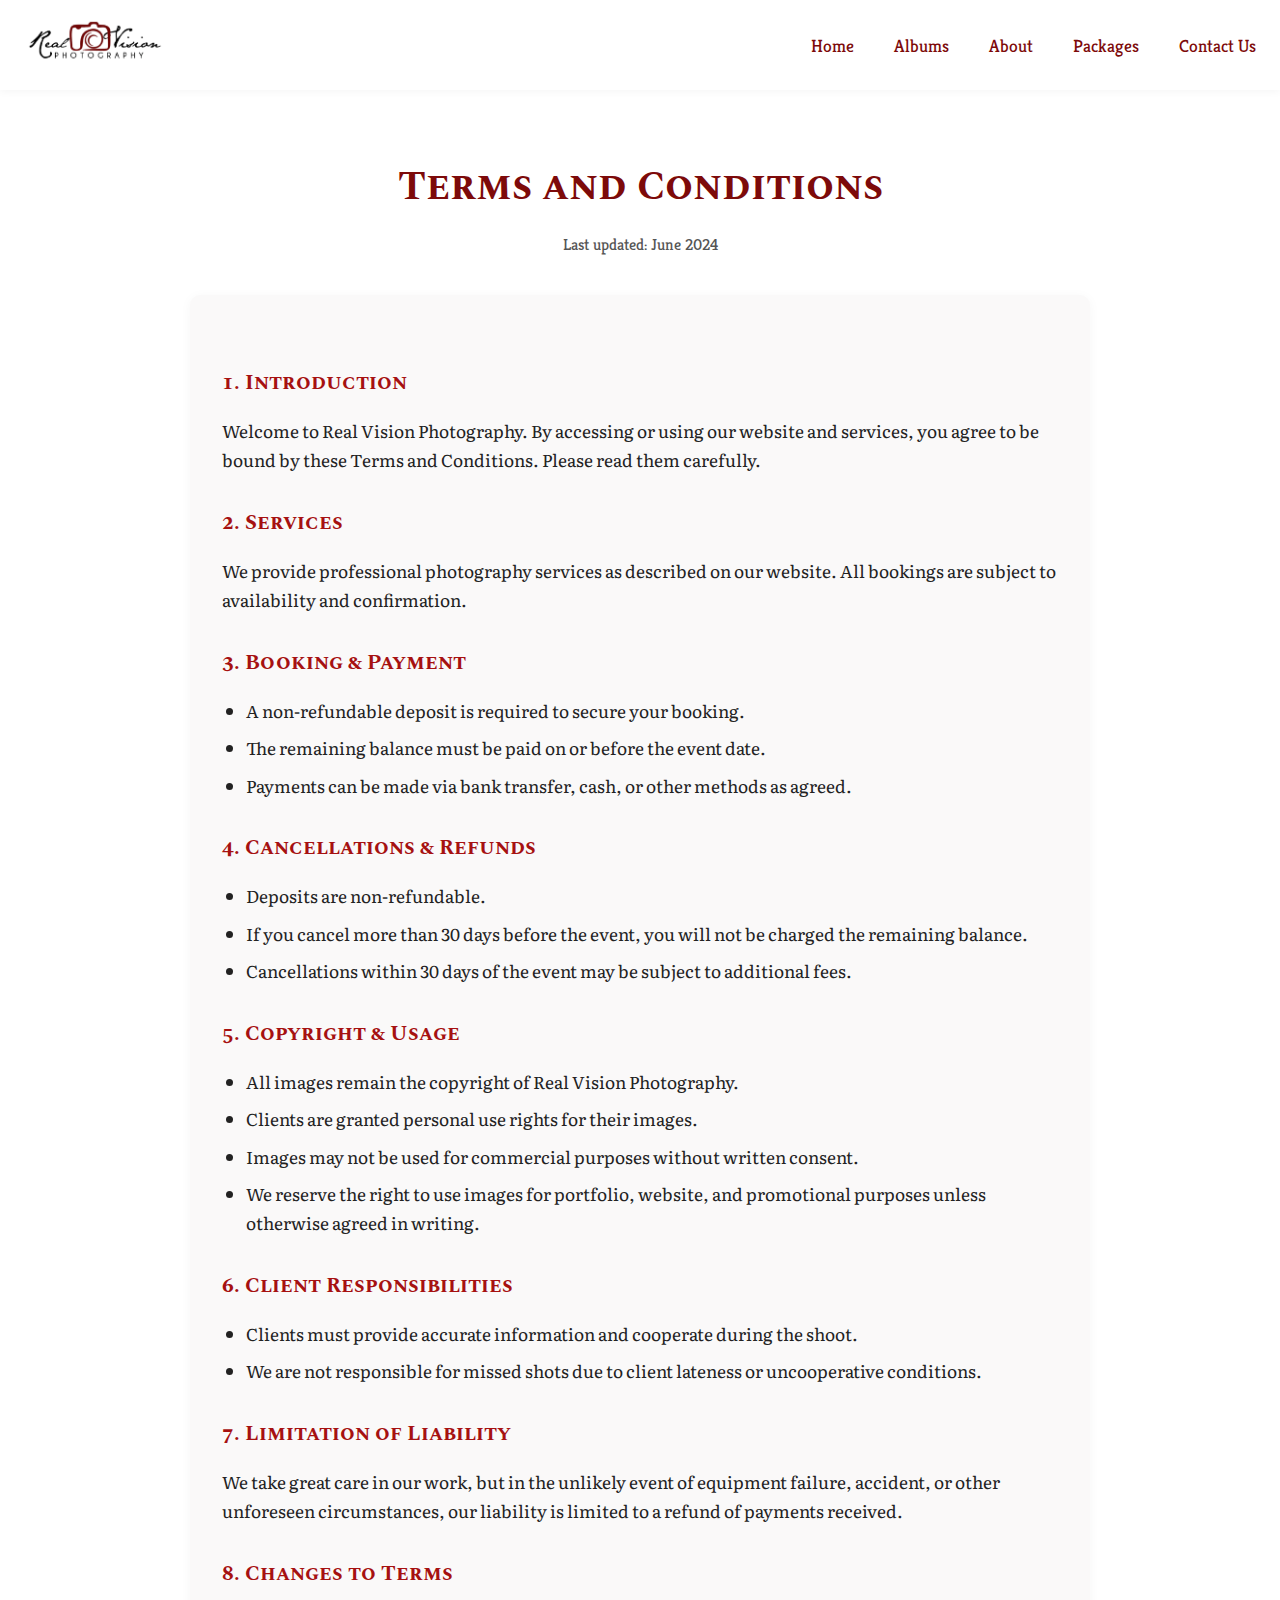
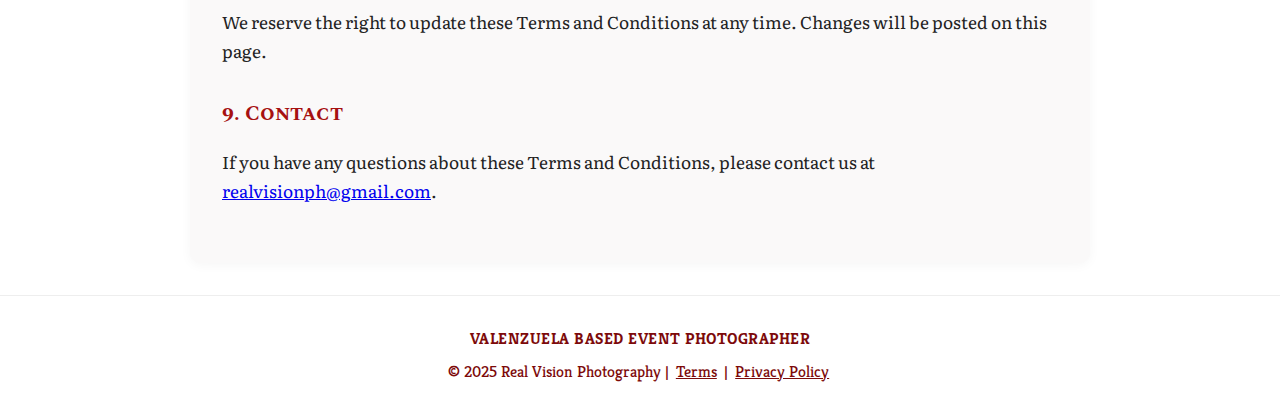
<file: terms.html>
<!DOCTYPE html>
<html lang="en">
<head>
  <meta charset="UTF-8">
  <meta name="viewport" content="width=device-width, initial-scale=1.0">
  <meta name="description" content="Terms and Conditions - Real Vision Photography">
  <title>Terms and Conditions | Real Vision Photography</title>
  <link rel="stylesheet" href="styles-terms.css" type="text/css">
  <link rel="icon" type="image/jpg" href="Assets/favicon.png">
  <link rel="preconnect" href="https://fonts.googleapis.com">
  <link rel="preconnect" href="https://fonts.gstatic.com" crossorigin>
  <link href="https://fonts.googleapis.com/css2?family=Kreon:wght@300..700&family=Literata:ital,opsz,wght@0,7..72,200..900;1,7..72,200..900&family=Spectral+SC:ital,wght@0,200;0,300;0,400;0,500;0,600;0,700;0,800;1,200;1,300;1,400;1,500;1,600;1,700;1,800&display=swap" rel="stylesheet">
</head>
<body>
  <header>
    <nav class="navbar">
      <div class="logo">
        <a href="index.html"><img src="Assets/logo.png" alt="Real Vision Photography Logo"></a>
      </div>
      <ul class="navlist">
        <li class="navitem"><a href="index.html" class="navlink">Home</a></li>
        <li class="navitem"><a href="albums.html" class="navlink">Albums</a></li>
        <li class="navitem"><a href="about.html" class="navlink">About</a></li>
        <li class="navitem"><a href="packages.html" class="navlink">Packages</a></li>
        <li class="navitem"><a href="contactus.html" class="navlink">Contact Us</a></li>
      </ul>
    </nav>
  </header>
  <main>
    <section class="terms-banner">
      <h1>Terms and Conditions</h1>
      <p>Last updated: June 2024</p>
    </section>
    <section class="terms-content">
      <h2>1. Introduction</h2>
      <p>Welcome to Real Vision Photography. By accessing or using our website and services, you agree to be bound by these Terms and Conditions. Please read them carefully.</p>
      <h2>2. Services</h2>
      <p>We provide professional photography services as described on our website. All bookings are subject to availability and confirmation.</p>
      <h2>3. Booking & Payment</h2>
      <ul>
        <li>A non-refundable deposit is required to secure your booking.</li>
        <li>The remaining balance must be paid on or before the event date.</li>
        <li>Payments can be made via bank transfer, cash, or other methods as agreed.</li>
      </ul>
      <h2>4. Cancellations & Refunds</h2>
      <ul>
        <li>Deposits are non-refundable.</li>
        <li>If you cancel more than 30 days before the event, you will not be charged the remaining balance.</li>
        <li>Cancellations within 30 days of the event may be subject to additional fees.</li>
      </ul>
      <h2>5. Copyright & Usage</h2>
      <ul>
        <li>All images remain the copyright of Real Vision Photography.</li>
        <li>Clients are granted personal use rights for their images.</li>
        <li>Images may not be used for commercial purposes without written consent.</li>
        <li>We reserve the right to use images for portfolio, website, and promotional purposes unless otherwise agreed in writing.</li>
      </ul>
      <h2>6. Client Responsibilities</h2>
      <ul>
        <li>Clients must provide accurate information and cooperate during the shoot.</li>
        <li>We are not responsible for missed shots due to client lateness or uncooperative conditions.</li>
      </ul>
      <h2>7. Limitation of Liability</h2>
      <p>We take great care in our work, but in the unlikely event of equipment failure, accident, or other unforeseen circumstances, our liability is limited to a refund of payments received.</p>
      <h2>8. Changes to Terms</h2>
      <p>We reserve the right to update these Terms and Conditions at any time. Changes will be posted on this page.</p>
      <h2>9. Contact</h2>
      <p>If you have any questions about these Terms and Conditions, please contact us at <a href="mailto:realvisionph@gmail.com">realvisionph@gmail.com</a>.</p>
    </section>
  </main>
  <footer class="main-footer">
    <div class="footer-location">VALENZUELA BASED EVENT PHOTOGRAPHER</div>
    <div class="footer-copyright">© 2025 Real Vision Photography | <a class="terms-privacy" href="terms.html">Terms</a> | <a class="terms-privacy" href="privacy.html">Privacy Policy</a></div>
  </footer>
</body>
</html>
</file>
<file: style.css>
* {
  margin: 0;
  padding: 0;
  box-sizing: border-box;
}

@import url('https://fonts.googleapis.com/css2?family=Kreon:wght@300..700&family=Literata:ital,opsz,wght@0,7..72,200..900;1,7..72,200..900&family=Spectral+SC:ital,wght@0,200;0,300;0,400;0,500;0,600;0,700;0,800;1,200;1,300;1,400;1,500;1,600;1,700;1,800&display=swap');

html {
  scroll-behavior: smooth;
  -webkit-overflow-scrolling: touch;
  scroll-padding-top: 115px;
}

body {
  min-height: 100vh;
  background-color: #A61111;
  font-family: 'Literata', serif;
  overflow-x: hidden;
}

ul, li {
  list-style: none;
}

a {
  text-decoration: none;
  color: #7D0A0A;
  font-family: 'Kreon', serif;
  font-size: 20px;
  transition: 0.3s ease-in-out;
}

a:hover {
  color: #E30909;
}

header {
  position: sticky;
  display: flex;
  top: 0;
  z-index: 3;
  background-color: #fff;
  height: 115px;
  width: 100%;
  transition: all 0.3s ease;
}

header.shrink {
  height: 80px;
}

.navbar {
  display: flex;
  justify-content: space-between;
  align-items: center;
  padding: 0 24px;
  width: 100%;
}

.logo {
  display: flex;
  align-items: center;
}

.logo img {
  width: 150px;
  transition: width 0.3s ease;
}

header.shrink .logo img {
  width: 120px;
}

.navlist {
  display: flex;
  align-items: center;
  gap: 50px;
}

.navlink {
  font-size: 20px;
}

header.shrink .navlink {
  font-size: 18px;
}

.menu-toggle {
  display: none;
  border: none;
  background-color: transparent;
}

.menu-bar {
  display: block;
  width: 25px;
  height: 3px;
  margin: 5px auto;
  background-color: #7D0A0A;
  transition: 0.3s ease-in-out;
}
.menu-toggle.active .menu-bar:nth-child(1) {
  transform: translateY(8px) rotate(45deg);
}

.menu-toggle.active .menu-bar:nth-child(2) {
  opacity: 0;
}

.menu-toggle.active .menu-bar:nth-child(3) {
  transform: translateY(-8px) rotate(-45deg);
}

.hero {
  position: relative;
  height: 100vh;
  overflow: hidden;
}

.hero-image {
  width: 100%;
  height: 100%;
  object-fit: cover;
  filter: opacity(50%);
  transform: scale(1);
  transition: transform 0.3s ease;
}

body:has(.zoomed) .hero-image {
  transform: scale(1.2);
}

.hero-text {
  position: absolute;
  display: flex;
  flex-direction: column;
  gap: 7px;
  width: 100%;
  max-width: 800px;
  padding: min(1em, .5%);
  padding-right: 6%;
  top: max(25%, 10em);
  left: min(10%, 60px);
  color: #fff;
}

.hero-text span {
  font-weight: 700;
  font-size: clamp(1.6rem, .8vw, 3.5rem);
}

.hero-text h1 {
  font-weight: 700;
  font-size: clamp(3.3rem, 2.8vw, 3.5rem);
}

.hero-text p {
  font-weight: 400;
  font-size: clamp(1rem, .9vw, 1rem);
}

.about-section {
  display: flex;
  flex-wrap: wrap;
  padding: 6rem 2rem;
  max-width: 1200px;
  margin: 0 auto;
  align-items: center;
  justify-content: center;
  gap: 5rem;
}

.about-images {
  display: flex;
  justify-content: center;
  max-width: 80vh;
}

.collage img {
  max-width: 100%;
  height: auto;
  display: block;
  border-radius: 6px;
  transition: transform 0.3s ease;
}

.about-content {
  flex: 1 1 400px;
  color: #fff;
  font-family: 'Literata';
}

.tagline {
  font-size: 1rem;
  font-weight: 600;
  margin-bottom: 1rem;
}

.about-content h1 {
  font-size: 2.3rem;
  font-weight: 700;
  margin-bottom: 1rem;
}

.description {
  font-size: 1rem;
  line-height: 1.6;
  margin-bottom: 1rem;
  font-weight: 400;
}

.fade-in-element {
  opacity: 0;
  transform: translateY(30px);
  transition: opacity 0.8s cubic-bezier(.4,0,.2,1), transform 0.8s cubic-bezier(.4,0,.2,1);
  will-change: opacity, transform;
}

.fade-in-element.visible {
  opacity: 1;
  transform: translateY(0);
}

.capture {
  position: relative;
  height: 100vh;
}

.capture-image {
  width: 100%;
  height: 100%;
  object-fit: cover;
  filter: opacity(50%);
  transform: scale(1);
  transition: transform 0.3s ease;
  display: block;
}

.gallery {
  position: absolute;
  top: 6%;
  width: 100%; 
  display: flex;
  align-items: center; 
  justify-content: center; 
  padding-top: 2rem;
  z-index: 2;
}

.gallery__image {
  width: 100%;
  padding: 0.5rem 0.5rem 1.5rem;
  background: white;
  position: relative;
  box-shadow: 0 0 5px rgba(0,0,0,.5);
  transform-origin: center -5rem;
  margin: 0 1rem;
}

.gallery__image img {
  width: 100%;
  min-width: 50%;
  object-fit: cover;
}

.gallery__image::before {
  content: '';
  display: block;
  height: 5rem;
  width: 2px;
  background: saddlebrown;
  position: absolute;
  bottom: 100%;
  left: 50%;
}

.gallery__image:nth-child(1) {
  animation: 5s infinite bounce;
  animation-name: image1;
  transform: rotate(-10deg);
}

.gallery__image:nth-child(2) {
  animation: 4.5s infinite bounce;
  animation-name: image2;
  transform: rotate(8deg);
}

.gallery__image:nth-child(3) {
  animation: 4s infinite bounce;
  animation-name: image3;
  transform: rotate(-4deg);
}

.gallery__image:nth-child(4) {
  animation: 4.2s infinite bounce;
  animation-name: image4;
  transform: rotate(5deg);
}

.gallery__image:nth-child(5) {
  animation: 4.7s infinite bounce;
  animation-name: image5;
  transform: rotate(-7deg);
}

.gallery__image:nth-child(6) {
  animation: 4.3s infinite bounce;
  animation-name: image6;
  transform: rotate(3deg);
}

@keyframes image1 {
  50% {
    transform: rotate(10deg);
  }
}

@keyframes image2 {
  50% {
    transform: rotate(-5deg);
  }
}

@keyframes image3 {
  50% {
    transform: rotate(6deg);
  }
}

@keyframes image4 {
  50% {
    transform: rotate(-8deg);
  }
}

@keyframes image5 {
  50% {
    transform: rotate(9deg);
  }
}

@keyframes image6 {
  50% {
    transform: rotate(-6deg);
  }
}

.capture-text {
  position: absolute;
  display: flex;
  flex-direction: column;
  gap: 2vh;
  top: 70%;
  left: 50%;
  transform: translate(-50%, -50%);
  color: #fff;
  align-items: center;
  text-align: center;
  width: 80%;
}

.capture-images {
  display: flex;
  justify-content: center;
  align-items: flex-end;
  gap: 1.5rem;
  margin-bottom: 2rem;
  background: transparent;
  position: relative;
  z-index: 2;
  margin-left: auto;
  margin-right: auto;
}

.p-box {
  max-width: 85vh;
}

.capture-text span {
  font-weight: 400;
  font-family: 'Spectral-SC';
  font-size: clamp(3rem, 2vw, 3.5rem);
}

.capture-text p {
  font-weight: 400;
  font-size: clamp(.9rem, 1.2vw, 1.5rem);
}

.capture-btn {
  display: inline-block;
  width: auto;
  padding: 0.5rem 1.2rem;
  background: #fff;
  color: #A61111;
  font-weight: bold;
  border-radius: 2px;
  font-size: 1.1rem;
  letter-spacing: 1px;
  transition: background 0.2s, color 0.2s;
  border: none;
  cursor: pointer;
  align-self: center;
  margin: 1.5rem auto 0 auto;
}

.capture-btn:hover {
  background: #A61111;
  color: #fff;
  border: 1px solid #fff;
}

.engage {
  display: grid;
  grid-template-columns: 1fr 1fr;
  min-height: 100vh;
  width: 100%;
  position: relative;
}

.engage-box1 {
  height: 100vh;
  background: url('Assets/shot8.jpg') no-repeat center center;
  background-size: cover;
  position: relative;
  display: flex;
  align-items: center;
  justify-content: center;

}

.engage-box1::before {
  content: '';
  position: absolute;
  top: 0;
  left: 0;
  right: 0;
  bottom: 0;
  background-color: #A61111;
  z-index: 1;
  filter: opacity(50%);
}

.engage-box1 .engage-content {
  position: relative;
  z-index: 2;
}

.video-portfolio-text {
  position: absolute;
  top: 10vh;
  left: 0;
  width: 80%;
  height: 80%;
  display: flex;
  flex-direction: column;
  justify-content: flex-start;
  align-items: flex-start;
  padding: 3rem 3rem 3rem 3rem;
  color: #fff;
  z-index: 2;
}

.video-portfolio-text h2 {
  font-size: 2rem;
  font-family: 'Literata', serif;
  font-weight: 700;
  margin-bottom: 1.2rem;
  letter-spacing: 1px;
}

.video-portfolio-text p {
  font-size: 1.1rem;
  font-family: 'Literata', serif;
  margin-bottom: 2.5rem;
  margin-right: 8rem;
  line-height: 1.5;
  max-width: 350px;
}

.video-portfolio-btn {
  color: #fff;
  font-family: 'Kreon', serif;
  font-size: 1rem;  
  font-weight: 600;
  text-decoration: underline;
  margin-top: 1rem;
  letter-spacing: 1px;
  transition: color 0.2s;
}

.video-portfolio-btn:hover {
  color: #ffd6d6;
}

.engage-box2 {
  height: 100vh;
  background-color: #fff;
  display: flex;
  align-items: center;
  justify-content: center;
}

.engage-info {
  position: relative;
  width: 65%;
  background: #fff;
  padding: 2rem;
  color: #A61111;
  font-family: 'Literata', serif;
  max-width: 350px;
  left: 10vh;
}

.why-book-us, .send-message {
  background: #fff;
  padding: 0 0 1.5rem 0;
  text-align: center;
  width: 100%;
}

.why-book-us h2, .send-message h2 {
  font-size: 1.4rem;
  font-weight: 700;
  margin-bottom: 0.7rem;
  color: #A61111;
  letter-spacing: 1px;
}

.why-book-us p, .send-message p {
  font-size: 1rem;
  margin-bottom: 1.2rem;
  color: #A61111;
  font-family: 'Literata', serif;
}

.book-btn, .contact-btn {
  display: block;
  width: fit-content;
  min-width: 160px;
  padding: 0.6rem 2rem;
  background: #A61111;
  color: #fff;
  font-weight: 600;
  border: none;
  border-radius: 2px;
  font-size: 1rem;
  letter-spacing: 1px;
  cursor: pointer;
  transition: background 0.2s, color 0.2s;
  margin: 0 auto;
  box-shadow: 0 2px 8px rgba(166,17,17,0.08);
}

.book-btn:hover, .contact-btn:hover {
  background: #7D0A0A;
  color: #fff;
}

.experience-card {
  position: absolute;
  bottom: 0vh;
  left: 40%;
  background: #A61111;
  color: #fff;
  padding: 1rem 2.5rem;
  max-width: 25vw;
  width: 90%;
  height: auto;
  z-index: 5;
  font-family: 'Literata', serif;
  display: float;
}

.experience-card h2 {
  font-size: 3vh;
  font-weight: 700;
  margin-bottom: 0.7rem;
  letter-spacing: 1px;
}

.experience-card blockquote {
  font-size: 2vh;
  font-style: italic;
  margin: 0 0 0.7rem 0;
  line-height: 1.5;
}

.experience-card blockquote span {
  display: block;
  font-size: 1.5vh;
  font-style: normal;
  margin-top: 0.5rem;
}

.experience-card p {
  font-size: 1.9vh;
  margin-bottom: 0.7rem;
}

.experience-card .find-out-more {
  color: #fff;
  font-weight: 600;
  text-decoration: underline;
  font-size: 1.9vh;
  margin-top: 0.5rem;
  letter-spacing: 0.5px;
  transition: color 0.2s;
}

.experience-card .find-out-more:hover {
  color: #E30909;
}

.slider {
  background: #fff;
  box-shadow: 0 10px 20px -5px rgba(0, 0, 0, .125);
  height: 100px;
  overflow: hidden;
  position: relative;
  width: 100vw;
}

.slider::before,
.slider::after {
  content: "";
  height: 100px;
  position: absolute;
  width: 200px;
  z-index: 2;
  top: 0;
  pointer-events: none;
  background: linear-gradient(to right,  rgba(255,255,255,1) 0%,rgba(255,255,255,0) 100%);
}
.slider::after {
  right: 0;
  transform: rotateZ(180deg);
}
.slider::before {
  left: 0;
}
.slide-track {
  display: flex;
  width: calc(250px * 14);
  animation: scroll 40s linear infinite;
}
.slide {
  height: 100px;
  width: 250px;
  display: flex;
  align-items: center;
  justify-content: center;
}

@keyframes scroll {
  0% { transform: translateX(0); }
  100% { transform: translateX(calc(-250px * 7)); }
}

.main-footer {
  background: #fff;
  color: #7D0A0A;
  text-align: center;
  padding: 2rem 0 1.5rem 0;
  width: 100%;
  font-family: 'Kreon', serif;
  margin-top: 0;
}

.footer-location {
  font-weight: bold;
  letter-spacing: 0.5px;
  color: #7D0A0A;
  margin-bottom: 0.7rem;
  font-size: 1rem;
}

.footer-partnerships {
  font-weight: bold;
  letter-spacing: 0.5px;
  color: #7D0A0A;
  margin-bottom: 0.7rem;
  font-size: 1rem;
}

.footer-copyright {
  color: #7D0A0A;
  font-size: 0.95rem;
}

.terms-privacy {
  color: #7D0A0A;
  font-size: 1rem;
}

.loading-overlay {
  position: fixed;
  top: 0; left: 0; right: 0; bottom: 0;
  width: 100vw;
  height: 100vh;
  background: rgba(255,255,255,0.85);
  z-index: 9999;
  display: flex;
  align-items: center;
  justify-content: center;
  opacity: 0;
  pointer-events: none;
  transition: opacity 0.3s;
}
.loading-overlay.active {
  opacity: 1;
  pointer-events: all;
}
.loading-spinner {
  border: 5px solid #eee;
  border-top: 5px solid #A61111;
  border-radius: 50%;
  width: 48px;
  height: 48px;
  animation: spin 1s linear infinite;
}
@keyframes spin {
  0% { transform: rotate(0deg); }
  100% { transform: rotate(360deg); }
}

@media (max-width: 1000px) {
  .slider {
    width: 98vw;
    min-width: 320px;
  }
  .slide-track {
    width: calc(250px * 14);
  }
}

@media (max-width: 1024px) {
  header {
    height: 100px;
  }

  a {
    font-size: 18px;
  }

  .logo img {
    width: 150px;
  }

  .hero-image {
    aspect-ratio: 5 / 4;
    object-fit: cover;
    position: absolute;
  }

  .hero-text span {
    font-size: 1.4rem;
  }

  .hero-text h1 {
    font-size: 3.1rem;
    margin-right: 10%;
  }

  .hero-text p {
    font-size: 1rem;
  }
  
  .p-box{
    max-width: 65vh;
  }

  .capture-image {
    aspect-ratio: 5 / 4;
    object-fit: cover;
    position: absolute;
  }

  .capture-text {
    position: absolute;
    display: flex;
    flex-direction: column;
    gap: 2vh;
    top: 70%;
    left: 50%;
    transform: translate(-50%, -50%);
    color: #fff;
    align-items: center;
    text-align: center;
    width: 80%;
  }
  
  .capture-text span {
    font-weight: 400;
    font-family: 'Spectral-SC';
    font-size: clamp(2.3rem, 2vw, 3.5rem);
  }

  .gallery__image:nth-child(6) {
    display: none;
  }

  .engage {
    display: grid;
    grid-template-columns: 1fr;
    grid-template-rows: auto auto auto;
    gap: 2rem;
  }
  .engage-box1 {
    order: 1;
    height: auto;
    min-height: 100vh;
  }
  .experience-card {
    order: 2;
    position: relative;
    left: unset;
    bottom: unset;
    transform: none;
    margin: 0 auto;
    max-width: 90vw;
    max-height: 50vh;
    height: 40vh;
    width: 100%;
    z-index: 2;
    display: block;
    text-align: center;
  }

  .experience-card h2,
  .experience-card blockquote,
  .experience-card blockquote span,
  .experience-card p,
  .experience-card .find-out-more {
    font-size: 1rem !important;
  }

  .engage-info {
    left: 0;
  }

  .engage-box2 {
    order: 3;
    height: auto;
    min-height: 200px;
  }

  .video-portfolio-text {
    top: 50%;
    left: 50%;
    transform: translate(-50%, -50%);
    width: 90vw;
    height: auto;
    align-items: center;
    text-align: center;
    padding: 1.5rem 1rem;
  }
  .video-portfolio-text p {
    margin-right: 0;
    max-width: 90vw;
  }
}

@media (max-width: 768px) {
  header {
    height: 80px;
  }

  header.shrink {
    height: 80px;
  }

  .menu-toggle {
    display: block;
  }

  .navlist {
    position: fixed;
    left: -100%;
    top: 80px;
    flex-direction: column;
    background-color: #fff;
    width: 100%;
    padding: 1rem 0;
    text-align: center;
    gap: 0;
    transition: left 0.3s ease-in-out;
    box-shadow: 0 4px 10px rgba(0, 0, 0, 0.1);
  }

  .navlist.active {
    left: 0;
  }

  .navitem {
    margin: 16px 0;
  }

  .hero {
    height: 100vh;
    overflow: hidden;
    position: relative;
  }

  .hero-image {
    height: 100%;
    width: 100%;
    object-fit: cover;
    position: absolute;
    top: 0;
    left: 0;
    z-index: -1;
  }

  .hero-text {
    top: 50%;
    left: 50%;
    transform: translate(-50%, -50%);
    max-width: 90%;
    gap: 10px;
    text-align: left;
    align-items: flex-start;
    z-index: 2;
  }

  .hero-text span {
    font-size: 1.2rem;
  }

  .hero-text h1 {
    font-size: 2.6rem;
    margin-right: 7%;
  }

  .hero-text p {
    font-size: 0.95rem;
    line-height: 1.4;
  }

  .capture-banner {
    height: 100vh;
    overflow: hidden;
    position: relative;
  }
  
  .capture-image {
    height: 100%;
    width: 100%;
    object-fit: cover;
    position: absolute;
  }

  .capture-image {
    height: 100%;
    width: 100%;
    object-fit: cover;
    position: absolute;
    top: 0;
    left: 0;
    z-index: -1;
  }

  .capture {
    position: relative;
    height: 100vh;
    display: flex;
    align-items: center;    
    flex-direction: column;  
  }
  
  .p-box{
    max-width: 50vh;
  }

  .capture-text {
    position: absolute;
    display: flex;
    flex-direction: column;
    gap: 2vh;
    top: 70%;
    left: 50%;
    transform: translate(-50%, -50%);
    color: #fff;
    align-items: center;
    text-align: center;
    width: 90%;
  }
  
  .capture-images {
    width: 70vh;
    height: 50vh;
    top: 50%;
    left: 50%;
  }

  .gallery__image:nth-child(4),
  .gallery__image:nth-child(5) {
    display: none;
  }

  .engage {
    display: grid;
    grid-template-columns: 1fr;
    grid-template-rows: auto auto auto;
    gap: 2rem;
    align-items: center;
    text-align: center;
  }
  .engage-box1 {
    order: 1;
    height: auto;
    min-height: 100vh;
  }
  .experience-card {
    order: 2;
    position: relative;
    top: -50px;
    left: unset;
    bottom: unset;
    transform: none;
    max-width: 98vw;
    max-height: 50vh;
    height: 30vh;
    width: 100%;
    z-index: 2;
    display: block;
    text-align: center;
  }

  .experience-card h2,
  .experience-card blockquote,
  .experience-card blockquote span,
  .experience-card p,
  .experience-card .find-out-more {
    font-size: 1rem !important;
  }

  .engage-info {
    left: 0;
  }
  .engage-box2 {
    order: 3;
    height: auto;
  }

  .video-portfolio-text {
    top: 50%;
    left: 50%;
    transform: translate(-50%, -50%);
    width: 98vw;
    height: auto;
    align-items: center;
    text-align: center;
    padding: 1rem 0.5rem;
  }
  .video-portfolio-text p {
    margin-right: 0;
    max-width: 98vw;
  }
}

@media (max-width: 600px) {
  .main-footer {
    padding: 1.2rem 0 1rem 0;
  }
  .footer-location {
    font-size: 0.95rem;
  }
  .footer-copyright {
    font-size: 0.85rem;
  }
}
</file>
<file: styles-contact us.css>
* {
    margin: 0;
    padding: 0;
    box-sizing: border-box;
  }
  
  @import url('https://fonts.googleapis.com/css2?family=Kreon:wght@300..700&family=Literata:ital,opsz,wght@0,7..72,200..900;1,7..72,200..900&family=Spectral+SC:ital,wght@0,200;0,300;0,400;0,500;0,600;0,700;0,800;1,200;1,300;1,400;1,500;1,600;1,700;1,800&display=swap');
  
  html {
    scroll-behavior: smooth;
    -webkit-overflow-scrolling: touch;
    scroll-padding-top: 115px;
  }
  
  body {
    min-height: 100vh;
    background-color: #A61111;
    font-family: 'Literata', serif;
    overflow-x: hidden;
  }
  
  ul, li {
    list-style: none;
  }
  
  a {
    text-decoration: none;
    color: #7D0A0A;
    font-family: 'Kreon', serif;
    font-size: 20px;
    transition: 0.3s ease-in-out;
  }
  
  a:hover {
    color: #E30909;
  }
  
  header {
    position: sticky;
    display: flex;
    top: 0;
    z-index: 3;
    background-color: #fff;
    height: 115px;
    width: 100%;
    transition: all 0.3s ease;
  }
  
  header.shrink {
    height: 80px;
  }
  
  .navbar {
    display: flex;
    justify-content: space-between;
    align-items: center;
    padding: 0 24px;
    width: 100%;
  }
  
  .logo {
    display: flex;
    align-items: center;
  }
  
  .logo img {
    width: 150px;
    transition: width 0.3s ease;
  }
  
  header.shrink .logo img {
    width: 120px;
  }
  
  .navlist {
    display: flex;
    align-items: center;
    gap: 50px;
  }
  
  .navlink {
    font-size: 20px;
  }
  
  header.shrink .navlink {
    font-size: 18px;
  }
  
  .menu-toggle {
    display: none;
    border: none;
    background-color: transparent;
  }
  
  .menu-bar {
    display: block;
    width: 25px;
    height: 3px;
    margin: 5px auto;
    background-color: #7D0A0A;
    transition: 0.3s ease-in-out;
  }
  .menu-toggle.active .menu-bar:nth-child(1) {
    transform: translateY(8px) rotate(45deg);
  }
  
  .menu-toggle.active .menu-bar:nth-child(2) {
    opacity: 0;
  }
  
  .menu-toggle.active .menu-bar:nth-child(3) {
    transform: translateY(-8px) rotate(-45deg);
  }

  .albums-banner {
    position: relative;
    width: 100vw;
    min-height: 350px;
    height: 45vw;
    max-height: 420px;
    overflow: hidden;
    display: flex;
    align-items: center;
    justify-content: center;
  }
  
  .albums-banner-bg {
    position: absolute;
    top: -20vh;
    width: 100%;
    height: 80vh;
    object-fit: cover;
    z-index: 1;
    filter: opacity(50%);
  }
  
  .albums-banner-overlay {
    position: absolute;
    top: 0; left: 0; width: 100%; height: 100%;
    z-index: 2;
    pointer-events: none;
  }
  
  .albums-banner-content {
    position: relative;
    z-index: 3;
    width: 100%;
    text-align: center;
    color: #fff;
    display: flex;
    flex-direction: column;
    align-items: center;
    justify-content: center;
  }
  
  .albums-banner-content h1 {
    font-family: 'Literata', serif;
    font-size: 3.2rem;
    font-weight: 400;
    letter-spacing: 1px;
    margin-bottom: 1.2rem;
  
  }
  
  .albums-banner-content p {
    font-family: 'Literata', serif;
    font-size: 1.1rem;
    font-weight: 400;
    letter-spacing: 0.5rem;
    margin: 0;
  }

  .contact-section {
    display: flex;
    justify-content: center;
    align-items: flex-start;
    gap: 4rem;
    max-width: 100%;
    margin: 0 auto;
    padding: 5rem 5rem 5rem 5rem;
    background: #fff;
    box-shadow: 0 4px 24px rgba(0,0,0,0.04);
  }

  .contact-form-container {
    flex: 2;
    min-width: 350px;
    box-shadow: 0 4px 24px rgba(0,0,0,0.08);
    border-radius: 8px;
    background: #fff;
    padding: 2.5rem 2rem;
  }

  .contact-form-container h1 {
    font-size: 2.5rem;
    font-family: 'Literata', serif;
    margin-bottom: 2rem;
    color: #7D0A0A;
  }

  .contact-form {
    display: flex;
    flex-direction: column;
    gap: 1.2rem;
  }

  .contact-form input,
  .contact-form select,
  .contact-form textarea {
    width: 100%;
    padding: 1.2rem 1rem;
    border: 2px solid #A61111;
    border-radius: 4px;
    background: #f7f7f7;
    font-size: 1.1rem;
    font-family: 'Literata', serif;
    color: #333;
    box-shadow: 0 2px 8px rgba(0,0,0,0.07);
    transition: box-shadow 0.2s;
  }

  .contact-form input:focus,
  .contact-form select:focus,
  .contact-form textarea:focus {
    outline: none;
    box-shadow: 0 0 0 2px #A61111;
  }

  .submit-btn {
    background: #A61111;
    color: #fff;
    font-size: 1.08rem;
    font-family: 'Kreon', serif;
    padding: 0.7rem 2rem;
    border: none;
    border-radius: 4px;
    cursor: pointer;
    margin-top: 0.5rem;
    transition: background 0.2s;
    width: fit-content;
    align-self: flex-end;
  }

  .submit-btn:hover {
    background: #f51919;
    color: #fff;
  }

  .contact-info-container {
    flex: 1;
    min-width: 300px;
    margin-left: 2rem;
  }

  .contact-info-container h2 {
    font-size: 2.2rem;
    font-family: 'Literata', serif;
    color: #7D0A0A;
    margin-bottom: 1.2rem;
  }

  .contact-info-container p {
    font-size: 1.1rem;
    color: #222;
    margin-bottom: 2.2rem;
    font-family: 'Literata', serif;
  }

  .slider {
    background: #D5D5D5;
    box-shadow: 0 10px 20px -5px rgba(0, 0, 0, .125);
    height: 100px;
    overflow: hidden;
    position: relative;
    width: 100vw;
  }
  
  .slider::before,
  .slider::after {
    content: "";
    height: 100px;
    position: absolute;
    width: 200px;
    z-index: 2;
    top: 0;
    pointer-events: none;
    background: linear-gradient(to right,  rgba(255,255,255,1) 0%,rgba(255,255,255,0) 100%);
  }
  .slider::after {
    right: 0;
    transform: rotateZ(180deg);
  }
  .slider::before {
    left: 0;
  }
  .slide-track {
    display: flex;
    width: calc(250px * 14);
    animation: scroll 40s linear infinite;
  }
  .slide {
    height: 100px;
    width: 250px;
    display: flex;
    align-items: center;
    justify-content: center;
  }
  
  @keyframes scroll {
    0% { transform: translateX(0); }
    100% { transform: translateX(calc(-250px * 7)); }
  }
  
  .main-footer {
    background: #fff;
    color: #7D0A0A;
    text-align: center;
    padding: 2rem 0 1.5rem 0;
    width: 100%;
    font-family: 'Kreon', serif;
    margin-top: 0;
  }
  
  .footer-location {
    font-weight: bold;
    letter-spacing: 0.5px;
    color: #7D0A0A;
    margin-bottom: 0.7rem;
    font-size: 1rem;
  }
  
  .footer-partnerships {
    font-weight: bold;
    letter-spacing: 0.5px;
    color: #7D0A0A;
    margin-bottom: 0.7rem;
    font-size: 1rem;
  }
  
  .footer-copyright {
    color: #7D0A0A;
    font-size: 0.95rem;
  }
  
  .terms-privacy {
    color: #7D0A0A;
    font-size: 1rem;
  }

  .fade-in-element {
    opacity: 0;
    transform: translateY(40px);
    animation: fadeInUp 1s ease forwards;
  }

  @keyframes fadeInUp {
    to {
      opacity: 1;
      transform: none;
    }
  }

  .loading-overlay {
    position: fixed;
    top: 0; left: 0; right: 0; bottom: 0;
    width: 100vw;
    height: 100vh;
    background: rgba(255,255,255,0.85);
    z-index: 9999;
    display: flex;
    align-items: center;
    justify-content: center;
    opacity: 0;
    pointer-events: none;
    transition: opacity 0.3s;
  }
  .loading-overlay.active {
    opacity: 1;
    pointer-events: all;
  }
  .loading-spinner {
    border: 5px solid #eee;
    border-top: 5px solid #A61111;
    border-radius: 50%;
    width: 48px;
    height: 48px;
    animation: spin 1s linear infinite;
  }
  @keyframes spin {
    0% { transform: rotate(0deg); }
    100% { transform: rotate(360deg); }
  }

@media (max-width: 1024px) {
    header {
      height: 100px;
    }
  
    a {
      font-size: 18px;
    }
  
    .logo img {
      width: 150px;
    }
}

@media (max-width: 768px) {
    header {
      height: 80px;
    }
  
    header.shrink {
      height: 80px;
    }
  
    .menu-toggle {
      display: block;
    }
  
    .navlist {
      position: fixed;
      left: -100%;
      top: 80px;
      flex-direction: column;
      background-color: #fff;
      width: 100%;
      padding: 1rem 0;
      text-align: center;
      gap: 0;
      transition: left 0.3s ease-in-out;
      box-shadow: 0 4px 10px rgba(0, 0, 0, 0.1);
    }
  
    .navlist.active {
      left: 0;
    }
  
    .navitem {
      margin: 16px 0;
    }
}

@media (max-width: 900px) {
  .contact-section {
    flex-direction: column;
    gap: 2rem;
    padding: 2rem 1rem;
  }
  .contact-info-container {
    margin-left: 0;
  }
}
</file>
<file: styles-packages.css>
* {
    margin: 0;
    padding: 0;
    box-sizing: border-box;
  }
  
  @import url('https://fonts.googleapis.com/css2?family=Kreon:wght@300..700&family=Literata:ital,opsz,wght@0,7..72,200..900;1,7..72,200..900&family=Spectral+SC:ital,wght@0,200;0,300;0,400;0,500;0,600;0,700;0,800;1,200;1,300;1,400;1,500;1,600;1,700;1,800&display=swap');
  
  html {
    scroll-behavior: smooth;
    -webkit-overflow-scrolling: touch;
    scroll-padding-top: 115px;
  }
  
  body {
    min-height: 100vh;
    background-color: #A61111;
    font-family: 'Literata', serif;
    overflow-x: hidden;
  }
  
  ul, li {
    list-style: none;
  }
  
  a {
    text-decoration: none;
    color: #7D0A0A;
    font-family: 'Kreon', serif;
    font-size: 20px;
    transition: 0.3s ease-in-out;
  }
  
  a:hover {
    color: #E30909;
  }
  
  header {
    position: sticky;
    display: flex;
    top: 0;
    z-index: 3;
    background-color: #fff;
    height: 115px;
    width: 100%;
    transition: all 0.3s ease;
  }
  
  header.shrink {
    height: 80px;
  }
  
  .navbar {
    display: flex;
    justify-content: space-between;
    align-items: center;
    padding: 0 24px;
    width: 100%;
  }
  
  .logo {
    display: flex;
    align-items: center;
  }
  
  .logo img {
    width: 150px;
    transition: width 0.3s ease;
  }
  
  header.shrink .logo img {
    width: 120px;
  }
  
  .navlist {
    display: flex;
    align-items: center;
    gap: 50px;
  }
  
  .navlink {
    font-size: 20px;
  }
  
  header.shrink .navlink {
    font-size: 18px;
  }
  
  .menu-toggle {
    display: none;
    border: none;
    background-color: transparent;
  }
  
  .menu-bar {
    display: block;
    width: 25px;
    height: 3px;
    margin: 5px auto;
    background-color: #7D0A0A;
    transition: 0.3s ease-in-out;
  }
  .menu-toggle.active .menu-bar:nth-child(1) {
    transform: translateY(8px) rotate(45deg);
  }
  
  .menu-toggle.active .menu-bar:nth-child(2) {
    opacity: 0;
  }
  
  .menu-toggle.active .menu-bar:nth-child(3) {
    transform: translateY(-8px) rotate(-45deg);
  }

  .albums-banner {
    position: relative;
    width: 100vw;
    min-height: 350px;
    height: 45vw;
    max-height: 420px;
    overflow: hidden;
    display: flex;
    align-items: center;
    justify-content: center;
  }
  
  .albums-banner-bg {
    position: absolute;
    top: 0vh;
    width: 100%;
    height: 80vh;
    object-fit: cover;
    z-index: 1;
    filter: opacity(50%);
  }
  
  .albums-banner-overlay {
    position: absolute;
    top: 0; left: 0; width: 100%; height: 100%;
    z-index: 2;
    pointer-events: none;
  }
  
  .albums-banner-content {
    position: relative;
    z-index: 3;
    width: 100%;
    text-align: center;
    color: #fff;
    display: flex;
    flex-direction: column;
    align-items: center;
    justify-content: center;
  }
  
  .albums-banner-content h1 {
    font-family: 'Literata', serif;
    font-size: 3.2rem;
    font-weight: 400;
    letter-spacing: 1px;
    margin-bottom: 1.2rem;
  
  }
  
  .albums-banner-content p {
    font-family: 'Literata', serif;
    font-size: 1.1rem;
    font-weight: 400;
    letter-spacing: 0.5rem;
    margin: 0;
  }

  .exact-packages-section {
    background: #A61111;
    padding: 3rem 0 3rem 0;
    max-width: 1200px;
    margin: 0 auto;
  }
  
  .exact-package-row {
    display: flex;
    align-items: center;
    justify-content: space-between;
    margin-bottom: 3.5rem;
    gap: 2.5rem;
  }
  
  .exact-package-row.reverse {
    flex-direction: row-reverse !important;
  }
  
  .exact-package-text {
    flex: 1 1 0;
    padding: 0 2rem;
  }
  
  .exact-package-text h2 {
    font-family: 'Spectral SC', serif;
    font-size: 2.3rem;
    font-weight: 400;
    letter-spacing: 1px;
    margin-bottom: 1.2rem;
    color: #fff;
  }
  
  .exact-package-text ul {
    margin-bottom: 1.5rem;
    padding-left: 1.2rem;
  }
  
  .exact-package-text ul li {
    font-family: 'Kreon', serif;
    font-size: 1.08rem;
    color: #fff;
    margin-bottom: 0.6rem;
    list-style: disc;
  }
  
  .exact-package-price {
    display: inline-block;
    background: #fff;
    color: #7D0A0A;
    font-family: 'Spectral SC', serif;
    font-size: 1.3rem;
    padding: 0.5rem 1.5rem;
    border-radius: 22px;
    font-weight: 500;
    letter-spacing: 1px;
    margin-top: 0.5rem;
  }
  
  .exact-package-image {
    flex: 1 1 0;
    display: flex;
    align-items: center;
    justify-content: center;
  }
  
  .exact-package-image img {
    width: 100%;
    max-width: 350px;
    height: 240px;
    object-fit: cover;
    border-radius: 6px;
    box-shadow: 0 4px 24px rgba(0,0,0,0.10);
    border: 5px solid #fff;
  }
  
  .package-divider {
    border: none;
    border-top: 2px solid rgb(255, 255, 255);
    margin: 2.5rem 0;
    width: 100%;
  }
  
  .slider {
    background: #D5D5D5;
    box-shadow: 0 10px 20px -5px rgba(0, 0, 0, .125);
    height: 100px;
    overflow: hidden;
    position: relative;
    width: 100vw;
  }
  
  .slider::before,
  .slider::after {
    content: "";
    height: 100px;
    position: absolute;
    width: 200px;
    z-index: 2;
    top: 0;
    pointer-events: none;
    background: linear-gradient(to right,  rgba(255,255,255,1) 0%,rgba(255,255,255,0) 100%);
  }
  .slider::after {
    right: 0;
    transform: rotateZ(180deg);
  }
  .slider::before {
    left: 0;
  }
  .slide-track {
    display: flex;
    width: calc(250px * 14);
    animation: scroll 40s linear infinite;
  }
  .slide {
    height: 100px;
    width: 250px;
    display: flex;
    align-items: center;
    justify-content: center;
  }
  
  @keyframes scroll {
    0% { transform: translateX(0); }
    100% { transform: translateX(calc(-250px * 7)); }
  }
  
  .main-footer {
    background: #fff;
    color: #7D0A0A;
    text-align: center;
    padding: 2rem 0 1.5rem 0;
    width: 100%;
    font-family: 'Kreon', serif;
    margin-top: 0;
  }
  
  .footer-location {
    font-weight: bold;
    letter-spacing: 0.5px;
    color: #7D0A0A;
    margin-bottom: 0.7rem;
    font-size: 1rem;
  }
  
  .footer-partnerships {
    font-weight: bold;
    letter-spacing: 0.5px;
    color: #7D0A0A;
    margin-bottom: 0.7rem;
    font-size: 1rem;
  }
  
  .footer-copyright {
    color: #7D0A0A;
    font-size: 0.95rem;
  }
  
  .terms-privacy {
    color: #7D0A0A;
    font-size: 1rem;
  }

  .fade-in-element {
    opacity: 0;
    transform: translateY(40px);
    animation: fadeInUp 1s ease forwards;
  }

  @keyframes fadeInUp {
    to {
      opacity: 1;
      transform: none;
    }
  }

  .loading-overlay {
    position: fixed;
    top: 0; left: 0; right: 0; bottom: 0;
    width: 100vw;
    height: 100vh;
    background: rgba(255,255,255,0.85);
    z-index: 9999;
    display: flex;
    align-items: center;
    justify-content: center;
    opacity: 0;
    pointer-events: none;
    transition: opacity 0.3s;
  }
  .loading-overlay.active {
    opacity: 1;
    pointer-events: all;
  }
  .loading-spinner {
    border: 5px solid #eee;
    border-top: 5px solid #A61111;
    border-radius: 50%;
    width: 48px;
    height: 48px;
    animation: spin 1s linear infinite;
  }
  @keyframes spin {
    0% { transform: rotate(0deg); }
    100% { transform: rotate(360deg); }
  }

  .exact-package-row.fade-in-element:nth-of-type(1) { animation-delay: 0.1s; }
  .exact-package-row.fade-in-element:nth-of-type(2) { animation-delay: 0.3s; }
  .exact-package-row.fade-in-element:nth-of-type(3) { animation-delay: 0.5s; }
  .exact-package-row.fade-in-element:nth-of-type(4) { animation-delay: 0.7s; }
  .exact-package-row.fade-in-element:nth-of-type(5) { animation-delay: 0.9s; }

@media (max-width: 1024px) {
    header {
      height: 100px;
    }
  
    a {
      font-size: 18px;
    }
  
    .logo img {
      width: 150px;
    }
}

@media (max-width: 768px) {
    header {
      height: 80px;
    }
  
    header.shrink {
      height: 80px;
    }
  
    .menu-toggle {
      display: block;
    }
  
    .navlist {
      position: fixed;
      left: -100%;
      top: 80px;
      flex-direction: column;
      background-color: #fff;
      width: 100%;
      padding: 1rem 0;
      text-align: center;
      gap: 0;
      transition: left 0.3s ease-in-out;
      box-shadow: 0 4px 10px rgba(0, 0, 0, 0.1);
    }
  
    .navlist.active {
      left: 0;
    }
  
    .navitem {
      margin: 16px 0;
    }

    .exact-package-row {
      flex-direction: column;
      text-align: center;
      gap: 1.5rem;
    }

    .exact-package-row.reverse {
      flex-direction: column !important;
    }

    .exact-package-text {
      padding: 0 1rem;
    }

    .exact-package-text h2 {
      font-size: 2rem;
    }

    .exact-package-text ul {
      display: inline-block;
      text-align: left;
    }
    
}
</file>
<file: styles-terms.css>
body {
  background: #fff;
  font-family: 'Literata', serif;
  color: #222;
  margin: 0;
  padding: 0;
}

header {
  background: #fff;
  box-shadow: 0 2px 8px rgba(0,0,0,0.04);
  padding: 0;
}

.navbar {
  display: flex;
  justify-content: space-between;
  align-items: center;
  padding: 0 24px;
  height: 90px;
}

.logo img {
  width: 140px;
}

.navlist {
  display: flex;
  align-items: center;
  gap: 40px;
  list-style: none;
  margin: 0;
  padding: 0;
}

.navlink {
  font-family: 'Kreon', serif;
  font-size: 1.1rem;
  color: #7D0A0A;
  text-decoration: none;
  transition: color 0.2s;
}

.navlink:hover {
  color: #A61111;
}

main {
  max-width: 900px;
  margin: 0 auto;
  padding: 2.5rem 1.5rem 2rem 1.5rem;
}

.terms-banner {
  text-align: center;
  margin-bottom: 2.5rem;
}

.terms-banner h1 {
  font-family: 'Spectral SC', serif;
  font-size: 2.5rem;
  color: #7D0A0A;
  margin-bottom: 0.5rem;
}

.terms-banner p {
  font-family: 'Kreon', serif;
  color: #555;
  font-size: 1rem;
}

.terms-content {
  background: #faf9f9;
  border-radius: 10px;
  box-shadow: 0 2px 12px rgba(0,0,0,0.04);
  padding: 2.5rem 2rem;
}

.terms-content h2 {
  font-family: 'Spectral SC', serif;
  color: #A61111;
  font-size: 1.3rem;
  margin-top: 2rem;
  margin-bottom: 0.7rem;
}

.terms-content p, .terms-content ul {
  font-size: 1.08rem;
  color: #222;
  line-height: 1.7;
  margin-bottom: 1.1rem;
}

.terms-content ul {
  padding-left: 1.5rem;
  margin-bottom: 1.5rem;
}

.terms-content li {
  margin-bottom: 0.5rem;
}

footer.main-footer {
  background: #fff;
  color: #7D0A0A;
  text-align: center;
  padding: 2rem 0 1.5rem 0;
  width: 100%;
  font-family: 'Kreon', serif;
  margin-top: 0;
  border-top: 1px solid #eee;
}

.footer-location {
  font-weight: bold;
  letter-spacing: 0.5px;
  color: #7D0A0A;
  margin-bottom: 0.7rem;
  font-size: 1rem;
}

.terms-privacy {
  color: #7D0A0A;
  font-size: 1rem;
  text-decoration: underline;
  margin: 0 0.2rem;
}

.terms-privacy:hover {
  color: #A61111;
}

@media (max-width: 700px) {
  main {
    padding: 1.2rem 0.3rem 1.2rem 0.3rem;
  }
  .terms-content {
    padding: 1.2rem 0.5rem;
  }
  .navbar {
    flex-direction: column;
    height: auto;
    gap: 0.7rem;
    padding: 0.5rem 0.5rem;
  }
  .logo img {
    width: 110px;
  }
  .navlist {
    gap: 18px;
  }
}

.loading-overlay {
  position: fixed;
  top: 0; left: 0; right: 0; bottom: 0;
  width: 100vw;
  height: 100vh;
  background: rgba(255,255,255,0.85);
  z-index: 9999;
  display: flex;
  align-items: center;
  justify-content: center;
  opacity: 0;
  pointer-events: none;
  transition: opacity 0.3s;
}
.loading-overlay.active {
  opacity: 1;
  pointer-events: all;
}
.loading-spinner {
  border: 5px solid #eee;
  border-top: 5px solid #A61111;
  border-radius: 50%;
  width: 48px;
  height: 48px;
  animation: spin 1s linear infinite;
}
@keyframes spin {
  0% { transform: rotate(0deg); }
  100% { transform: rotate(360deg); }
}
</file>
